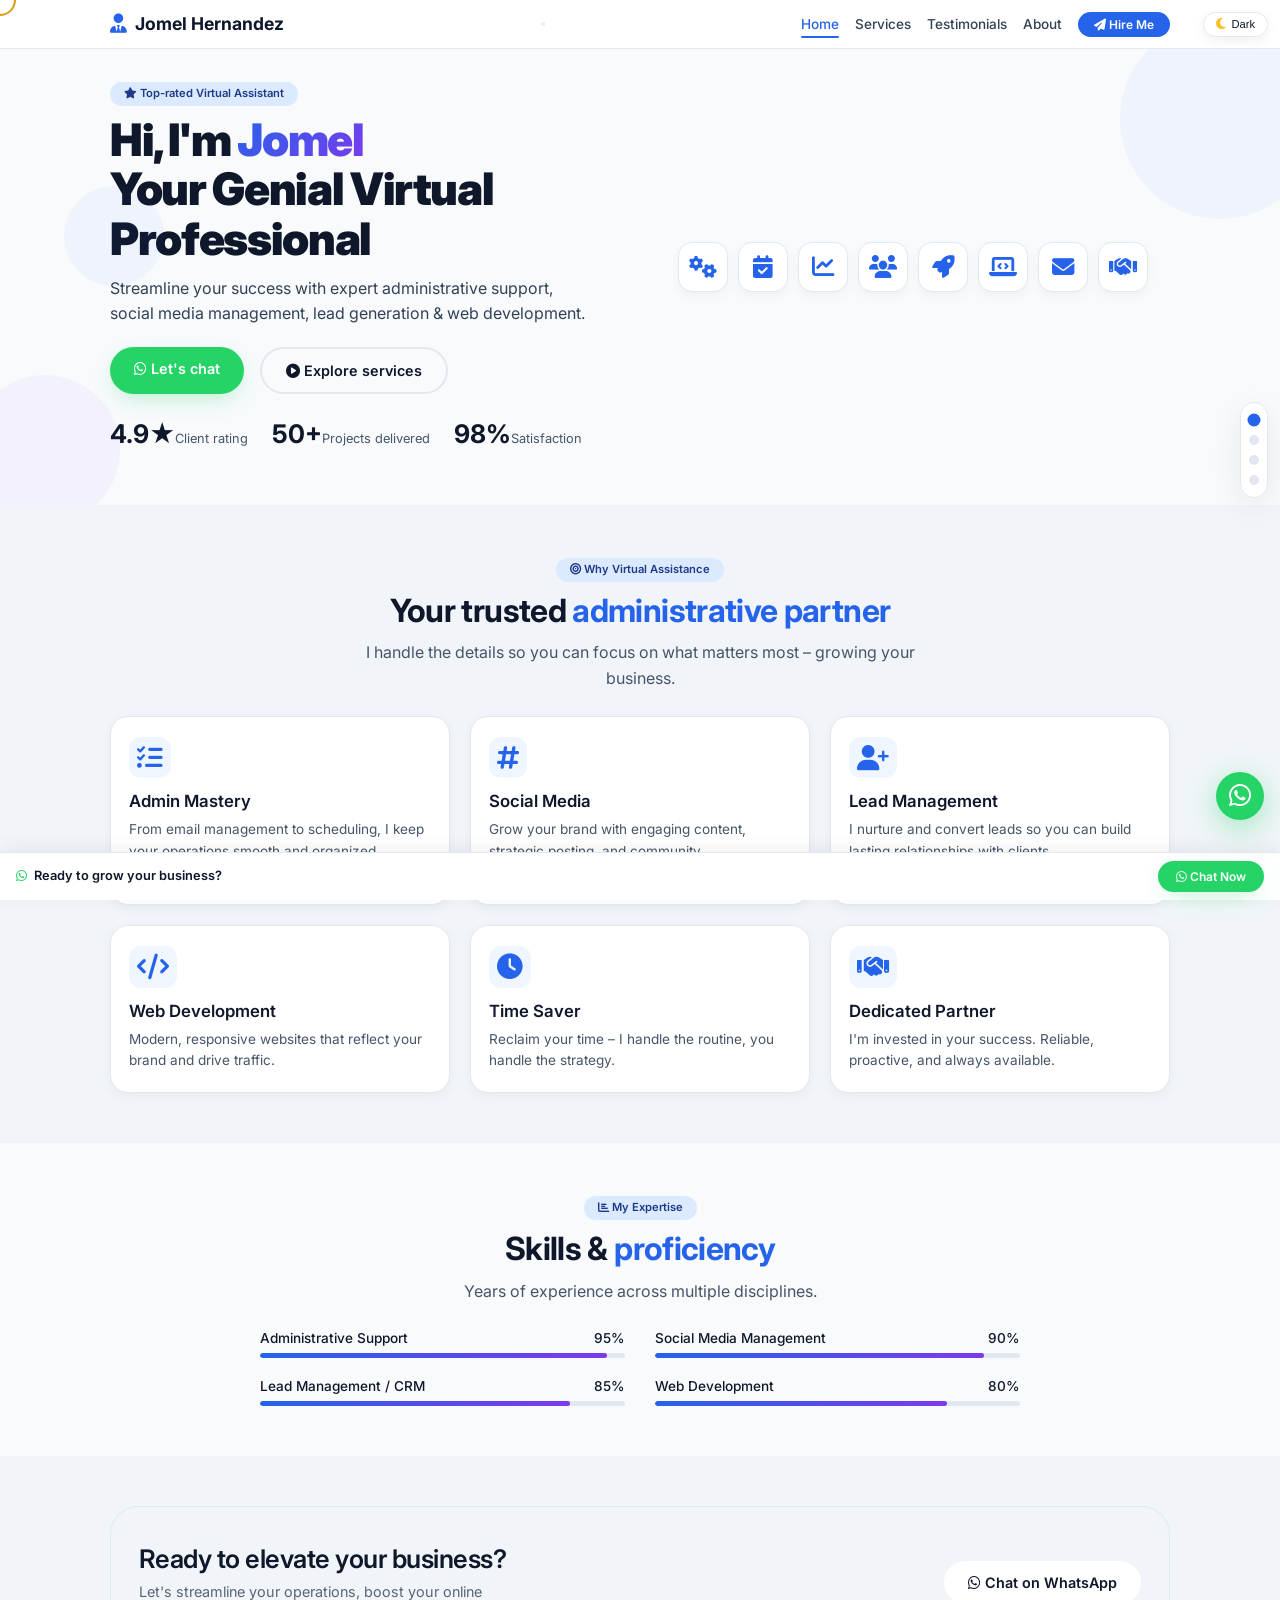
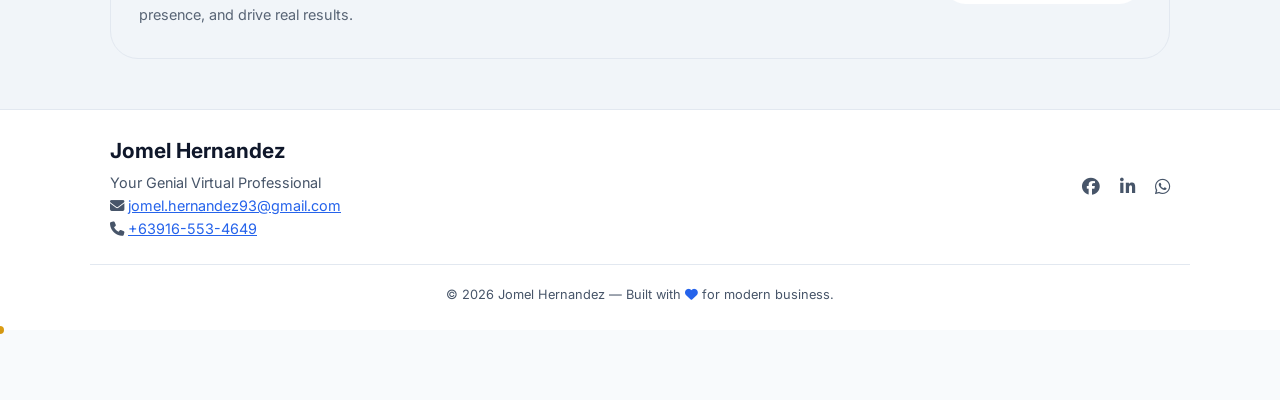
<file: index.html>
<!DOCTYPE html>
<html lang="en">
<head>
  <meta charset="UTF-8">
  <meta name="viewport" content="width=device-width, initial-scale=1.0">
  <title>Jomel Hernandez | Virtual Professional</title>
  
  <meta name="description" content="Jomel Hernandez is your Genial Virtual Professional. Expert VAA services: admin support, social media, lead management, and web development.">
  <meta name="keywords" content="virtual assistant, administrative support, VAA, social media management, lead management, web development">
  <meta property="og:title" content="Jomel Hernandez | Your Genial Virtual Professional">
  <meta property="og:type" content="website">
  <meta property="og:url" content="https://yourusername.github.io">
  <meta property="og:description" content="Your Trusted Virtual Administrative Assistant - Streamlining Your Success">
  <meta name="theme-color" content="#0f172a">
  
  <link rel="preconnect" href="https://fonts.googleapis.com">
  <link rel="preconnect" href="https://fonts.gstatic.com" crossorigin>
  <link href="https://fonts.googleapis.com/css2?family=Inter:wght@300;400;500;600;700;800;900&display=swap" rel="stylesheet">
  <link rel="stylesheet" href="https://cdnjs.cloudflare.com/ajax/libs/font-awesome/6.5.0/css/all.min.css">
  <link rel="stylesheet" href="css/style.css">
</head>
<body>

<!-- ===== NAVIGATION (FULLY WORKING) ===== -->
<nav class="navbar">
  <div class="container nav-flex">
    <a href="index.html" class="logo"><i class="fas fa-user-tie"></i> Jomel Hernandez</a>
    
    <button class="hamburger" id="hamburger" aria-label="Toggle menu">
      <span></span><span></span><span></span>
    </button>
    
    <ul class="nav-links" id="navLinks">
      <li><a href="index.html" class="active">Home</a></li>
      <li><a href="services.html">Services</a></li>
      <li><a href="testimonials.html">Testimonials</a></li>
      <li><a href="about.html">About</a></li>
      <li><a href="contact.html" class="btn-small"><i class="fas fa-paper-plane"></i> Hire Me</a></li>
    </ul>
  </div>
</nav>

<!-- ===== DARK MODE TOGGLE ===== -->
<button class="dark-toggle" id="darkToggle" aria-label="Toggle dark mode">
  <i class="fas fa-moon" id="darkIcon"></i>
  <span id="darkLabel">Dark</span>
</button>

<!-- ===== WHATSAPP FLOATING BUTTON ===== -->
<a href="https://wa.me/639165534649" target="_blank" class="whatsapp-float" aria-label="Chat on WhatsApp">
  <i class="fab fa-whatsapp"></i>
  <span class="tooltip">Chat with me!</span>
</a>

<!-- ===== BACK TO TOP ===== -->
<a href="#home" class="back-to-top" id="backToTop">
  <i class="fas fa-chevron-up"></i>
</a>

<!-- ===== STICKY CTA BAR ===== -->
<div class="sticky-cta" id="stickyCta">
  <span class="cta-text"><i class="fab fa-whatsapp"></i> Ready to grow your business?</span>
  <a href="https://wa.me/639165534649" target="_blank" class="btn-primary btn-whatsapp"><i class="fab fa-whatsapp"></i> Chat Now</a>
</div>

<!-- ===== FLOATING NAV ===== -->
<nav class="floating-nav" id="floatingNav">
  <a href="#home" data-section="home"><span class="tooltip">Home</span></a>
  <a href="#why" data-section="why"><span class="tooltip">Why Me</span></a>
  <a href="#skills" data-section="skills"><span class="tooltip">Skills</span></a>
  <a href="#contact-preview" data-section="contact-preview"><span class="tooltip">Contact</span></a>
</nav>

<!-- ============================================================ -->
<!-- HERO SECTION -->
<!-- ============================================================ -->
<section id="home" class="hero-section">
  <div class="parallax-bg"><div class="shape"></div><div class="shape"></div><div class="shape"></div></div>
  <div class="container hero">
    <div class="hero-grid">
      <div>
        <div class="badge"><i class="fas fa-star"></i> Top-rated Virtual Assistant</div>
        <h1>Hi, I'm <span>Jomel</span><br>Your Genial Virtual Professional</h1>
        <p>Streamline your success with expert administrative support, social media management, lead generation &amp; web development.</p>
        <div style="display: flex; gap: 16px; flex-wrap: wrap;">
          <a href="https://wa.me/639165534649" target="_blank" class="btn-primary btn-whatsapp"><i class="fab fa-whatsapp"></i> Let's chat</a>
          <a href="services.html" class="btn-primary btn-outline"><i class="fas fa-play-circle"></i> Explore services</a>
        </div>
        <div class="hero-stats">
          <div class="stat-item"><span class="stat-number">4.9★</span><span class="stat-label">Client rating</span></div>
          <div class="stat-item"><span class="stat-number">50+</span><span class="stat-label">Projects delivered</span></div>
          <div class="stat-item"><span class="stat-number">98%</span><span class="stat-label">Satisfaction</span></div>
        </div>
      </div>
      <div class="hero-icons">
        <div class="icon-box"><i class="fas fa-cogs"></i></div>
        <div class="icon-box"><i class="fas fa-calendar-check"></i></div>
        <div class="icon-box"><i class="fas fa-chart-line"></i></div>
        <div class="icon-box"><i class="fas fa-users"></i></div>
        <div class="icon-box"><i class="fas fa-rocket"></i></div>
        <div class="icon-box"><i class="fas fa-laptop-code"></i></div>
        <div class="icon-box"><i class="fas fa-envelope"></i></div>
        <div class="icon-box"><i class="fas fa-handshake"></i></div>
      </div>
    </div>
  </div>
</section>

<!-- ============================================================ -->
<!-- WHY ME SECTION -->
<!-- ============================================================ -->
<section id="why">
  <div class="container text-center fade-in">
    <span class="badge"><i class="fas fa-bullseye"></i> Why Virtual Assistance</span>
    <h2 class="section-title">Your trusted <span>administrative partner</span></h2>
    <p class="section-sub">I handle the details so you can focus on what matters most – growing your business.</p>
  </div>
  <div class="container features-grid">
    <div class="card fade-in"><i class="fas fa-tasks"></i><h3>Admin Mastery</h3><p>From email management to scheduling, I keep your operations smooth and organized.</p></div>
    <div class="card fade-in"><i class="fas fa-hashtag"></i><h3>Social Media</h3><p>Grow your brand with engaging content, strategic posting, and community management.</p></div>
    <div class="card fade-in"><i class="fas fa-user-plus"></i><h3>Lead Management</h3><p>I nurture and convert leads so you can build lasting relationships with clients.</p></div>
    <div class="card fade-in"><i class="fas fa-code"></i><h3>Web Development</h3><p>Modern, responsive websites that reflect your brand and drive traffic.</p></div>
    <div class="card fade-in"><i class="fas fa-clock"></i><h3>Time Saver</h3><p>Reclaim your time – I handle the routine, you handle the strategy.</p></div>
    <div class="card fade-in"><i class="fas fa-handshake"></i><h3>Dedicated Partner</h3><p>I'm invested in your success. Reliable, proactive, and always available.</p></div>
  </div>
</section>

<!-- ============================================================ -->
<!-- SKILLS SECTION -->
<!-- ============================================================ -->
<section id="skills">
  <div class="container text-center fade-in">
    <span class="badge"><i class="fas fa-chart-bar"></i> My Expertise</span>
    <h2 class="section-title">Skills &amp; <span>proficiency</span></h2>
    <p class="section-sub">Years of experience across multiple disciplines.</p>
  </div>
  <div class="container skills-grid">
    <div class="skill-item fade-in"><div class="skill-label"><span>Administrative Support</span><span>95%</span></div><div class="skill-bar"><div class="fill" style="--target: 95%;"></div></div></div>
    <div class="skill-item fade-in"><div class="skill-label"><span>Social Media Management</span><span>90%</span></div><div class="skill-bar"><div class="fill" style="--target: 90%;"></div></div></div>
    <div class="skill-item fade-in"><div class="skill-label"><span>Lead Management / CRM</span><span>85%</span></div><div class="skill-bar"><div class="fill" style="--target: 85%;"></div></div></div>
    <div class="skill-item fade-in"><div class="skill-label"><span>Web Development</span><span>80%</span></div><div class="skill-bar"><div class="fill" style="--target: 80%;"></div></div></div>
  </div>
</section>

<!-- ============================================================ -->
<!-- CTA SECTION -->
<!-- ============================================================ -->
<section id="contact-preview">
  <div class="container fade-in">
    <div class="cta-box">
      <div><h2>Ready to elevate your business?</h2><p>Let's streamline your operations, boost your online presence, and drive real results.</p></div>
      <div><a href="https://wa.me/639165534649" target="_blank" class="btn-primary btn-whatsapp"><i class="fab fa-whatsapp"></i> Chat on WhatsApp</a></div>
    </div>
  </div>
</section>

<!-- ============================================================ -->
<!-- FOOTER -->
<!-- ============================================================ -->
<footer>
  <div class="container footer-flex">
    <div>
      <span style="font-weight: 700; font-size: 1.3rem;">Jomel Hernandez</span>
      <p style="color: var(--text-muted); font-size: 0.9rem; margin-top: 4px;">Your Genial Virtual Professional</p>
      <p style="color: var(--text-muted); font-size: 0.9rem;"><i class="fas fa-envelope"></i> <a href="mailto:jomel.hernandez93@gmail.com" style="color: #2563eb;">jomel.hernandez93@gmail.com</a></p>
      <p style="color: var(--text-muted); font-size: 0.9rem;"><i class="fas fa-phone"></i> <a href="tel:+639165534649" style="color: #2563eb;">+63916-553-4649</a></p>
    </div>
    <div class="footer-social">
      <a href="https://www.facebook.com/jomel.hernandezVA/" target="_blank" aria-label="Facebook"><i class="fab fa-facebook"></i></a>
      <a href="https://www.linkedin.com/in/jomel-hernandez-79330814a/" target="_blank" aria-label="LinkedIn"><i class="fab fa-linkedin-in"></i></a>
      <a href="https://wa.me/639165534649" target="_blank" aria-label="WhatsApp"><i class="fab fa-whatsapp"></i></a>
    </div>
  </div>
  <div class="container" style="border-top: 1px solid var(--border-color); margin-top: 24px; padding-top: 20px; text-align: center; color: var(--text-muted); font-size: 0.8rem;">
    © 2026 Jomel Hernandez — Built with <i class="fas fa-heart" style="color: #2563eb;"></i> for modern business.
  </div>
</footer>

<script src="js/main.js"></script>
</body>
</html>
</file>
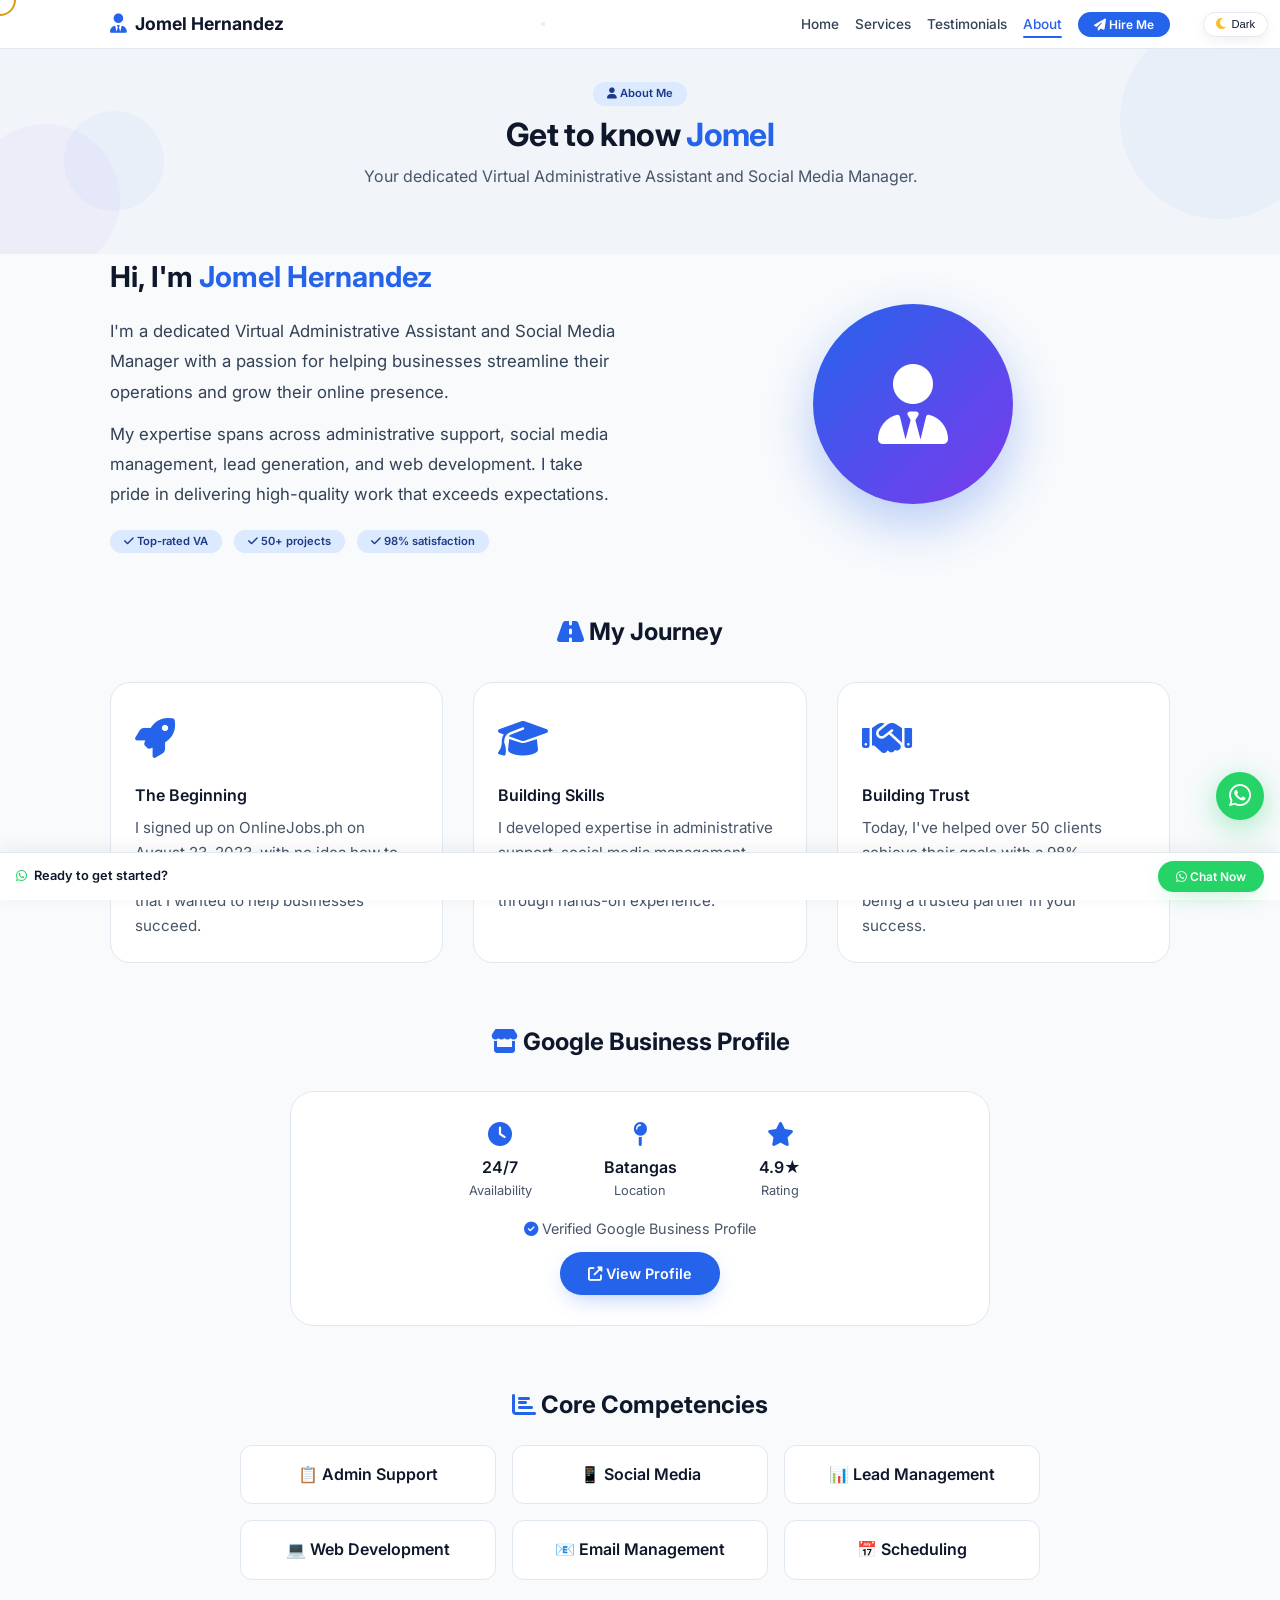
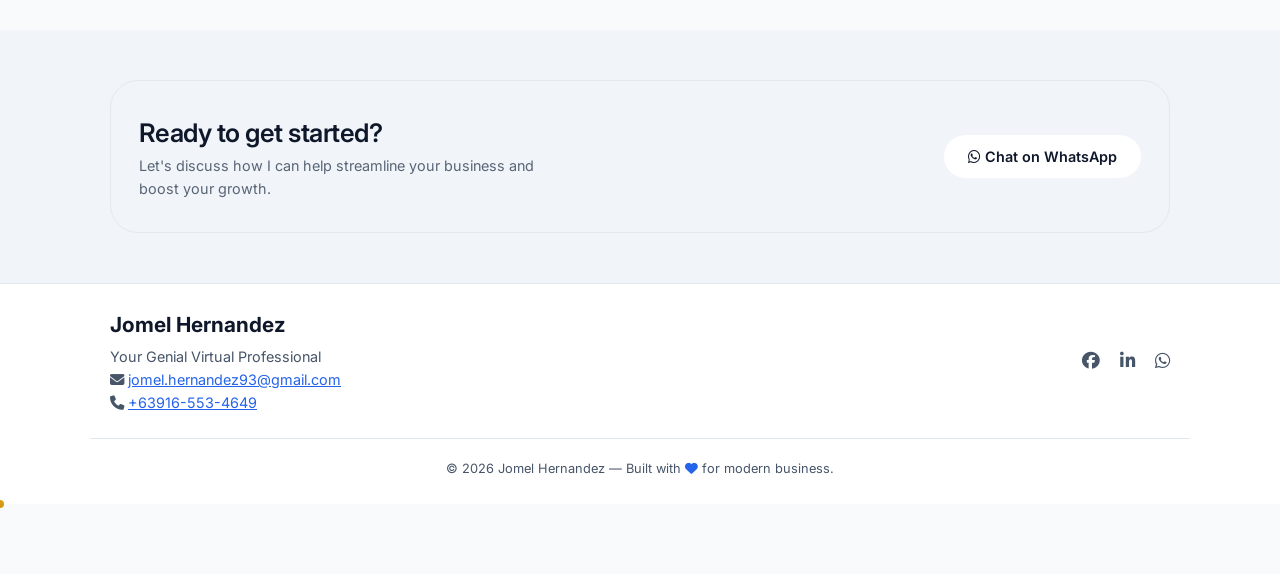
<file: about.html>
<!DOCTYPE html>
<html lang="en">
<head>
  <meta charset="UTF-8">
  <meta name="viewport" content="width=device-width, initial-scale=1.0">
  <title>About | Jomel Hernandez | Virtual Professional</title>
  
  <!-- SEO Meta -->
  <meta name="description" content="Learn about Jomel Hernandez, a dedicated Virtual Administrative Assistant and Social Media Manager. Discover his journey, skills, and how he can help your business.">
  <meta name="keywords" content="about Jomel Hernandez, virtual assistant background, VAA story, administrative assistant, social media manager">
  <meta property="og:title" content="About | Jomel Hernandez | Virtual Professional">
  <meta property="og:type" content="website">
  <meta property="og:url" content="https://yourusername.github.io/about.html">
  <meta property="og:description" content="Learn about Jomel Hernandez and his journey as a Virtual Professional.">
  <meta name="theme-color" content="#0f172a">
  
  <!-- Google Fonts & Icons -->
  <link rel="preconnect" href="https://fonts.googleapis.com">
  <link rel="preconnect" href="https://fonts.gstatic.com" crossorigin>
  <link href="https://fonts.googleapis.com/css2?family=Inter:wght@300;400;500;600;700;800;900&display=swap" rel="stylesheet">
  <link rel="stylesheet" href="https://cdnjs.cloudflare.com/ajax/libs/font-awesome/6.5.0/css/all.min.css">
  
  <!-- Shared Styles -->
  <link rel="stylesheet" href="css/style.css">
</head>
<body>

<!-- ===== DARK MODE TOGGLE ===== -->
<button class="dark-toggle" id="darkToggle" aria-label="Toggle dark mode">
  <i class="fas fa-moon" id="darkIcon"></i>
  <span id="darkLabel">Dark</span>
</button>

<!-- ===== NAVIGATION ===== -->
<nav class="navbar">
  <div class="container nav-flex">
    <a href="index.html" class="logo"><i class="fas fa-user-tie"></i> Jomel Hernandez</a>
    <button class="hamburger" id="hamburger" aria-label="Toggle menu">
      <span></span><span></span><span></span>
    </button>
    <ul class="nav-links" id="navLinks">
      <li><a href="index.html">Home</a></li>
      <li><a href="services.html">Services</a></li>
      <li><a href="testimonials.html">Testimonials</a></li>
      <li><a href="about.html" class="active">About</a></li>
      <li><a href="contact.html" class="btn-small"><i class="fas fa-paper-plane"></i> Hire Me</a></li>
    </ul>
  </div>
</nav>

<!-- ===== WHATSAPP FLOATING BUTTON ===== -->
<a href="https://wa.me/639165534649" target="_blank" class="whatsapp-float" aria-label="Chat on WhatsApp">
  <i class="fab fa-whatsapp"></i>
  <span class="tooltip">Chat with me!</span>
</a>

<!-- ===== BACK TO TOP ===== -->
<a href="#top" class="back-to-top" id="backToTop">
  <i class="fas fa-chevron-up"></i>
</a>

<!-- ===== STICKY CTA BAR ===== -->
<div class="sticky-cta" id="stickyCta">
  <span class="cta-text">
    <i class="fab fa-whatsapp"></i> Ready to get started?
  </span>
  <a href="https://wa.me/639165534649" target="_blank" class="btn-primary btn-whatsapp">
    <i class="fab fa-whatsapp"></i> Chat Now
  </a>
</div>

<!-- ============================================================ -->
<!-- ABOUT HERO -->
<!-- ============================================================ -->
<section id="top" class="page-hero">
  <div class="parallax-bg">
    <div class="shape"></div>
    <div class="shape"></div>
    <div class="shape"></div>
  </div>
  <div class="container text-center section-content">
    <span class="badge"><i class="fas fa-user"></i> About Me</span>
    <h1 class="section-title">Get to know <span>Jomel</span></h1>
    <p class="section-sub" style="max-width: 700px;">Your dedicated Virtual Administrative Assistant and Social Media Manager.</p>
  </div>
</section>

<!-- ============================================================ -->
<!-- ABOUT CONTENT -->
<!-- ============================================================ -->
<section id="about-content" style="padding-top: 0;">
  <div class="container">
    
    <!-- Bio Section -->
    <div class="about-grid fade-in">
      <div>
        <h2 style="font-size: 1.8rem; font-weight: 700; color: var(--text-primary); margin-bottom: 16px;">
          Hi, I'm <span style="color: #2563eb;">Jomel Hernandez</span>
        </h2>
        <p style="color: var(--text-secondary); font-size: 1.05rem; line-height: 1.8;">
          I'm a dedicated Virtual Administrative Assistant and Social Media Manager with a passion for helping businesses streamline their operations and grow their online presence.
        </p>
        <p style="color: var(--text-secondary); font-size: 1.05rem; line-height: 1.8; margin-top: 12px;">
          My expertise spans across administrative support, social media management, lead generation, and web development. I take pride in delivering high-quality work that exceeds expectations.
        </p>
        <div style="display: flex; gap: 12px; flex-wrap: wrap; margin-top: 20px;">
          <span class="badge" style="margin-bottom: 0;"><i class="fas fa-check"></i> Top-rated VA</span>
          <span class="badge" style="margin-bottom: 0;"><i class="fas fa-check"></i> 50+ projects</span>
          <span class="badge" style="margin-bottom: 0;"><i class="fas fa-check"></i> 98% satisfaction</span>
        </div>
      </div>
      <div style="display: flex; justify-content: center; align-items: center;">
        <div style="background: linear-gradient(135deg, #2563eb, #7c3aed); width: 200px; height: 200px; border-radius: 50%; display: flex; align-items: center; justify-content: center; font-size: 5rem; color: white; box-shadow: 0 20px 50px rgba(37, 99, 235, 0.3);">
          <i class="fas fa-user-tie"></i>
        </div>
      </div>
    </div>

    <!-- My Journey -->
    <div class="journey-section fade-in" style="margin-top: 60px;">
      <h3 style="font-size: 1.5rem; font-weight: 700; color: var(--text-primary); text-align: center; margin-bottom: 30px;">
        <i class="fas fa-road" style="color: #2563eb;"></i> My Journey
      </h3>
      <div style="display: grid; grid-template-columns: repeat(auto-fit, minmax(280px, 1fr)); gap: 30px;">
        <div style="background: var(--bg-white); padding: 24px; border-radius: 20px; border: 1px solid var(--border-color);">
          <div style="font-size: 2.5rem; color: #2563eb; margin-bottom: 12px;"><i class="fas fa-rocket"></i></div>
          <h4 style="font-weight: 600; color: var(--text-primary);">The Beginning</h4>
          <p style="color: var(--text-muted); font-size: 0.95rem; margin-top: 8px;">I signed up on OnlineJobs.ph on August 23, 2023, with no idea how to apply or where to begin. All I knew was that I wanted to help businesses succeed.</p>
        </div>
        <div style="background: var(--bg-white); padding: 24px; border-radius: 20px; border: 1px solid var(--border-color);">
          <div style="font-size: 2.5rem; color: #2563eb; margin-bottom: 12px;"><i class="fas fa-graduation-cap"></i></div>
          <h4 style="font-weight: 600; color: var(--text-primary);">Building Skills</h4>
          <p style="color: var(--text-muted); font-size: 0.95rem; margin-top: 8px;">I developed expertise in administrative support, social media management, lead generation, and web development through hands-on experience.</p>
        </div>
        <div style="background: var(--bg-white); padding: 24px; border-radius: 20px; border: 1px solid var(--border-color);">
          <div style="font-size: 2.5rem; color: #2563eb; margin-bottom: 12px;"><i class="fas fa-handshake"></i></div>
          <h4 style="font-weight: 600; color: var(--text-primary);">Building Trust</h4>
          <p style="color: var(--text-muted); font-size: 0.95rem; margin-top: 8px;">Today, I've helped over 50 clients achieve their goals with a 98% satisfaction rate. I'm committed to being a trusted partner in your success.</p>
        </div>
      </div>
    </div>

    <!-- GMB Profile Info -->
    <div class="gmb-section fade-in" style="margin-top: 60px;">
      <h3 style="font-size: 1.5rem; font-weight: 700; color: var(--text-primary); text-align: center; margin-bottom: 30px;">
        <i class="fas fa-store" style="color: #2563eb;"></i> Google Business Profile
      </h3>
      <div style="background: var(--bg-white); border-radius: 24px; padding: 30px; max-width: 700px; margin: 0 auto; border: 1px solid var(--border-color);">
        <div style="display: flex; gap: 20px; flex-wrap: wrap; justify-content: center;">
          <div style="text-align: center; min-width: 120px;">
            <i class="fas fa-clock" style="font-size: 1.5rem; color: #2563eb;"></i>
            <p style="font-weight: 600; color: var(--text-primary); margin-top: 4px;">24/7</p>
            <p style="color: var(--text-muted); font-size: 0.8rem;">Availability</p>
          </div>
          <div style="text-align: center; min-width: 120px;">
            <i class="fas fa-map-pin" style="font-size: 1.5rem; color: #2563eb;"></i>
            <p style="font-weight: 600; color: var(--text-primary); margin-top: 4px;">Batangas</p>
            <p style="color: var(--text-muted); font-size: 0.8rem;">Location</p>
          </div>
          <div style="text-align: center; min-width: 120px;">
            <i class="fas fa-star" style="font-size: 1.5rem; color: #2563eb;"></i>
            <p style="font-weight: 600; color: var(--text-primary); margin-top: 4px;">4.9★</p>
            <p style="color: var(--text-muted); font-size: 0.8rem;">Rating</p>
          </div>
        </div>
        <div style="text-align: center; margin-top: 16px;">
          <p style="color: var(--text-muted); font-size: 0.9rem;">
            <i class="fas fa-check-circle" style="color: #2563eb;"></i> Verified Google Business Profile
          </p>
          <a href="#" target="_blank" class="btn-primary" style="margin-top: 12px; padding: 10px 28px; font-size: 0.9rem;">
            <i class="fas fa-external-link-alt"></i> View Profile
          </a>
        </div>
      </div>
    </div>

    <!-- Skills Summary -->
    <div class="skills-summary fade-in" style="margin-top: 60px;">
      <h3 style="font-size: 1.5rem; font-weight: 700; color: var(--text-primary); text-align: center; margin-bottom: 20px;">
        <i class="fas fa-chart-bar" style="color: #2563eb;"></i> Core Competencies
      </h3>
      <div style="display: grid; grid-template-columns: repeat(auto-fit, minmax(200px, 1fr)); gap: 16px; max-width: 800px; margin: 0 auto;">
        <div style="background: var(--bg-white); padding: 16px 20px; border-radius: 12px; border: 1px solid var(--border-color); text-align: center;">
          <span style="font-weight: 600; color: var(--text-primary);">📋 Admin Support</span>
        </div>
        <div style="background: var(--bg-white); padding: 16px 20px; border-radius: 12px; border: 1px solid var(--border-color); text-align: center;">
          <span style="font-weight: 600; color: var(--text-primary);">📱 Social Media</span>
        </div>
        <div style="background: var(--bg-white); padding: 16px 20px; border-radius: 12px; border: 1px solid var(--border-color); text-align: center;">
          <span style="font-weight: 600; color: var(--text-primary);">📊 Lead Management</span>
        </div>
        <div style="background: var(--bg-white); padding: 16px 20px; border-radius: 12px; border: 1px solid var(--border-color); text-align: center;">
          <span style="font-weight: 600; color: var(--text-primary);">💻 Web Development</span>
        </div>
        <div style="background: var(--bg-white); padding: 16px 20px; border-radius: 12px; border: 1px solid var(--border-color); text-align: center;">
          <span style="font-weight: 600; color: var(--text-primary);">📧 Email Management</span>
        </div>
        <div style="background: var(--bg-white); padding: 16px 20px; border-radius: 12px; border: 1px solid var(--border-color); text-align: center;">
          <span style="font-weight: 600; color: var(--text-primary);">📅 Scheduling</span>
        </div>
      </div>
    </div>

  </div>
</section>

<!-- ============================================================ -->
<!-- CTA SECTION -->
<!-- ============================================================ -->
<section id="contact-cta">
  <div class="container fade-in">
    <div class="cta-box">
      <div>
        <h2>Ready to get started?</h2>
        <p>Let's discuss how I can help streamline your business and boost your growth.</p>
      </div>
      <div>
        <a href="https://wa.me/639165534649" target="_blank" class="btn-primary btn-whatsapp"><i class="fab fa-whatsapp"></i> Chat on WhatsApp</a>
      </div>
    </div>
  </div>
</section>

<!-- ============================================================ -->
<!-- FOOTER -->
<!-- ============================================================ -->
<footer>
  <div class="container footer-flex">
    <div>
      <span style="font-weight: 700; font-size: 1.3rem;">Jomel Hernandez</span>
      <p style="color: var(--text-muted); font-size: 0.9rem; margin-top: 4px;">Your Genial Virtual Professional</p>
      <p style="color: var(--text-muted); font-size: 0.9rem;"><i class="fas fa-envelope"></i> <a href="mailto:jomel.hernandez93@gmail.com" style="color: #2563eb;">jomel.hernandez93@gmail.com</a></p>
      <p style="color: var(--text-muted); font-size: 0.9rem;"><i class="fas fa-phone"></i> <a href="tel:+639165534649" style="color: #2563eb;">+63916-553-4649</a></p>
    </div>
    <div class="footer-social">
      <a href="https://www.facebook.com/jomel.hernandezVA/" target="_blank" aria-label="Facebook"><i class="fab fa-facebook"></i></a>
      <a href="https://www.linkedin.com/in/jomel-hernandez-79330814a/" target="_blank" aria-label="LinkedIn"><i class="fab fa-linkedin-in"></i></a>
      <a href="https://wa.me/639165534649" target="_blank" aria-label="WhatsApp"><i class="fab fa-whatsapp"></i></a>
    </div>
  </div>
  <div class="container" style="border-top: 1px solid var(--border-color); margin-top: 24px; padding-top: 20px; text-align: center; color: var(--text-muted); font-size: 0.8rem;">
    © 2026 Jomel Hernandez — Built with <i class="fas fa-heart" style="color: #2563eb;"></i> for modern business.
  </div>
</footer>

<!-- Shared JavaScript -->
<script src="js/main.js"></script>
</body>
</html>
</file>
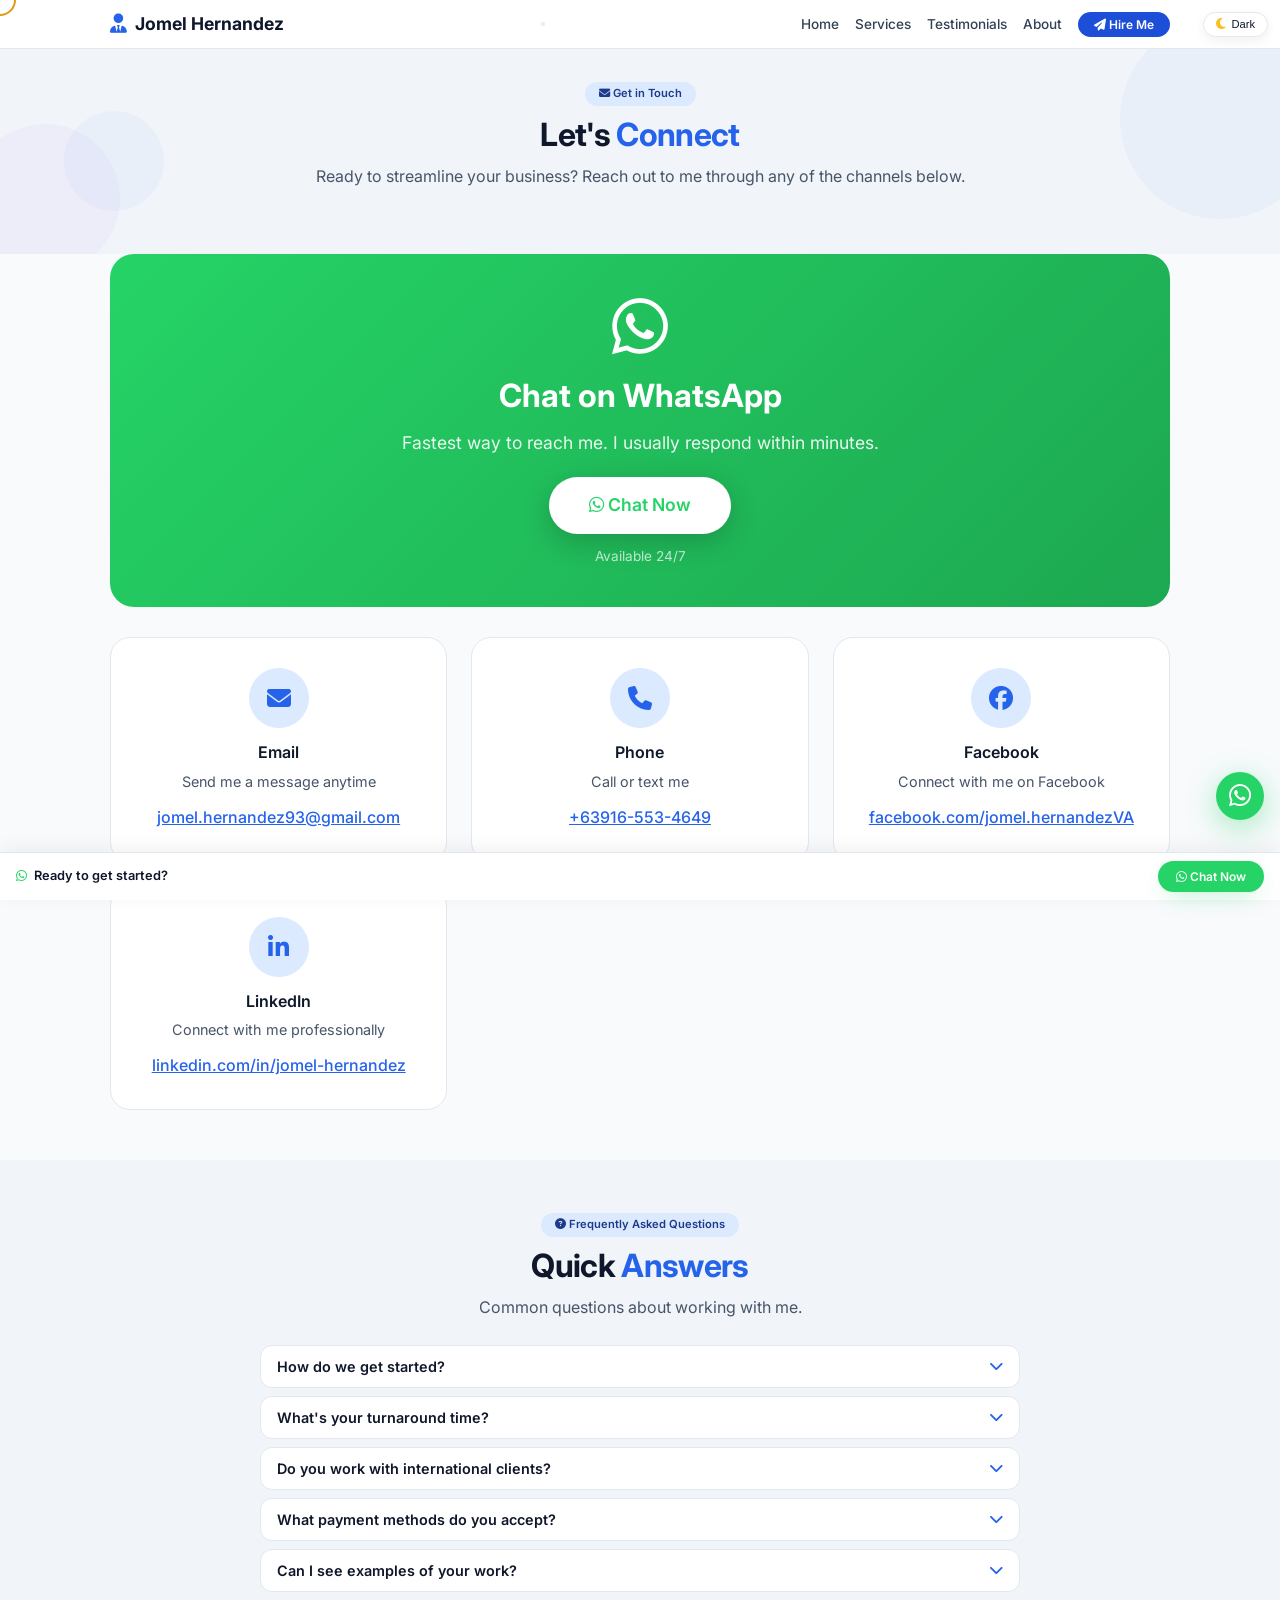
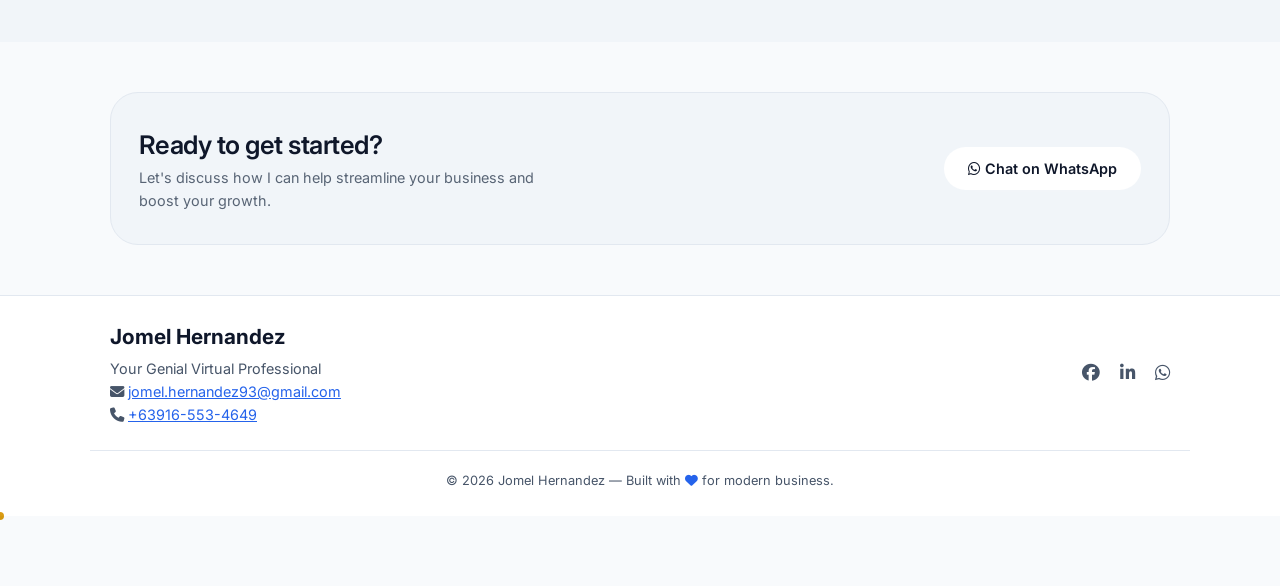
<file: contact.html>
<!DOCTYPE html>
<html lang="en">
<head>
  <meta charset="UTF-8">
  <meta name="viewport" content="width=device-width, initial-scale=1.0">
  <title>Contact | Jomel Hernandez | Virtual Professional</title>
  
  <!-- SEO Meta -->
  <meta name="description" content="Contact Jomel Hernandez, your Virtual Administrative Assistant. Reach out via WhatsApp, email, or phone to get started.">
  <meta name="keywords" content="contact virtual assistant, hire VAA, WhatsApp, email, phone, Jomel Hernandez">
  <meta property="og:title" content="Contact | Jomel Hernandez | Virtual Professional">
  <meta property="og:type" content="website">
  <meta property="og:url" content="https://yourusername.github.io/contact.html">
  <meta property="og:description" content="Get in touch with Jomel Hernandez to streamline your business.">
  <meta name="theme-color" content="#0f172a">
  
  <!-- Google Fonts & Icons -->
  <link rel="preconnect" href="https://fonts.googleapis.com">
  <link rel="preconnect" href="https://fonts.gstatic.com" crossorigin>
  <link href="https://fonts.googleapis.com/css2?family=Inter:wght@300;400;500;600;700;800;900&display=swap" rel="stylesheet">
  <link rel="stylesheet" href="https://cdnjs.cloudflare.com/ajax/libs/font-awesome/6.5.0/css/all.min.css">
  
  <!-- Shared Styles -->
  <link rel="stylesheet" href="css/style.css">
</head>
<body>

<!-- ===== DARK MODE TOGGLE ===== -->
<button class="dark-toggle" id="darkToggle" aria-label="Toggle dark mode">
  <i class="fas fa-moon" id="darkIcon"></i>
  <span id="darkLabel">Dark</span>
</button>

<!-- ===== NAVIGATION ===== -->
<nav class="navbar">
  <div class="container nav-flex">
    <a href="index.html" class="logo"><i class="fas fa-user-tie"></i> Jomel Hernandez</a>
    <button class="hamburger" id="hamburger" aria-label="Toggle menu">
      <span></span><span></span><span></span>
    </button>
    <ul class="nav-links" id="navLinks">
      <li><a href="index.html">Home</a></li>
      <li><a href="services.html">Services</a></li>
      <li><a href="testimonials.html">Testimonials</a></li>
      <li><a href="about.html">About</a></li>
      <li><a href="contact.html" class="active btn-small"><i class="fas fa-paper-plane"></i> Hire Me</a></li>
    </ul>
  </div>
</nav>

<!-- ===== WHATSAPP FLOATING BUTTON ===== -->
<a href="https://wa.me/639165534649" target="_blank" class="whatsapp-float" aria-label="Chat on WhatsApp">
  <i class="fab fa-whatsapp"></i>
  <span class="tooltip">Chat with me!</span>
</a>

<!-- ===== BACK TO TOP ===== -->
<a href="#top" class="back-to-top" id="backToTop">
  <i class="fas fa-chevron-up"></i>
</a>

<!-- ===== STICKY CTA BAR ===== -->
<div class="sticky-cta" id="stickyCta">
  <span class="cta-text">
    <i class="fab fa-whatsapp"></i> Ready to get started?
  </span>
  <a href="https://wa.me/639165534649" target="_blank" class="btn-primary btn-whatsapp">
    <i class="fab fa-whatsapp"></i> Chat Now
  </a>
</div>

<!-- ============================================================ -->
<!-- CONTACT HERO -->
<!-- ============================================================ -->
<section id="top" class="page-hero">
  <div class="parallax-bg">
    <div class="shape"></div>
    <div class="shape"></div>
    <div class="shape"></div>
  </div>
  <div class="container text-center section-content">
    <span class="badge"><i class="fas fa-envelope"></i> Get in Touch</span>
    <h1 class="section-title">Let's <span>Connect</span></h1>
    <p class="section-sub" style="max-width: 700px;">Ready to streamline your business? Reach out to me through any of the channels below.</p>
  </div>
</section>

<!-- ============================================================ -->
<!-- CONTACT OPTIONS -->
<!-- ============================================================ -->
<section id="contact-options" style="padding-top: 0;">
  <div class="container">
    
    <!-- Primary CTA: WhatsApp -->
    <div class="contact-card whatsapp-card fade-in" style="background: linear-gradient(135deg, #25D366, #1da851); border-radius: 24px; padding: 40px; text-align: center; color: white; margin-bottom: 30px;">
      <i class="fab fa-whatsapp" style="font-size: 4rem; margin-bottom: 12px;"></i>
      <h2 style="font-size: 2rem; font-weight: 700;">Chat on WhatsApp</h2>
      <p style="opacity: 0.9; margin: 8px 0 20px; font-size: 1.1rem;">Fastest way to reach me. I usually respond within minutes.</p>
      <a href="https://wa.me/639165534649" target="_blank" class="btn-primary" style="background: white; color: #25D366; box-shadow: 0 8px 30px rgba(0,0,0,0.2); padding: 14px 40px; font-size: 1.1rem;">
        <i class="fab fa-whatsapp"></i> Chat Now
      </a>
      <p style="margin-top: 12px; opacity: 0.7; font-size: 0.85rem;">Available 24/7</p>
    </div>

    <!-- Contact Grid -->
    <div class="contact-grid" style="display: grid; grid-template-columns: repeat(auto-fit, minmax(250px, 1fr)); gap: 24px; margin-top: 30px;">
      
      <!-- Email -->
      <div class="contact-card fade-in" style="background: var(--bg-white); border-radius: 20px; padding: 30px; text-align: center; border: 1px solid var(--border-color);">
        <div style="background: #dbeafe; width: 60px; height: 60px; border-radius: 50%; display: flex; align-items: center; justify-content: center; margin: 0 auto 12px; font-size: 1.5rem; color: #2563eb;">
          <i class="fas fa-envelope"></i>
        </div>
        <h4 style="font-weight: 600; color: var(--text-primary);">Email</h4>
        <p style="color: var(--text-muted); font-size: 0.9rem; margin: 4px 0 12px;">Send me a message anytime</p>
        <a href="mailto:jomel.hernandez93@gmail.com" style="color: #2563eb; font-weight: 500; word-break: break-all;">jomel.hernandez93@gmail.com</a>
      </div>

      <!-- Phone -->
      <div class="contact-card fade-in" style="background: var(--bg-white); border-radius: 20px; padding: 30px; text-align: center; border: 1px solid var(--border-color);">
        <div style="background: #dbeafe; width: 60px; height: 60px; border-radius: 50%; display: flex; align-items: center; justify-content: center; margin: 0 auto 12px; font-size: 1.5rem; color: #2563eb;">
          <i class="fas fa-phone"></i>
        </div>
        <h4 style="font-weight: 600; color: var(--text-primary);">Phone</h4>
        <p style="color: var(--text-muted); font-size: 0.9rem; margin: 4px 0 12px;">Call or text me</p>
        <a href="tel:+639165534649" style="color: #2563eb; font-weight: 500;">+63916-553-4649</a>
      </div>

      <!-- Facebook -->
      <div class="contact-card fade-in" style="background: var(--bg-white); border-radius: 20px; padding: 30px; text-align: center; border: 1px solid var(--border-color);">
        <div style="background: #dbeafe; width: 60px; height: 60px; border-radius: 50%; display: flex; align-items: center; justify-content: center; margin: 0 auto 12px; font-size: 1.5rem; color: #2563eb;">
          <i class="fab fa-facebook"></i>
        </div>
        <h4 style="font-weight: 600; color: var(--text-primary);">Facebook</h4>
        <p style="color: var(--text-muted); font-size: 0.9rem; margin: 4px 0 12px;">Connect with me on Facebook</p>
        <a href="https://www.facebook.com/jomel.hernandezVA/" target="_blank" style="color: #2563eb; font-weight: 500;">facebook.com/jomel.hernandezVA</a>
      </div>

      <!-- LinkedIn -->
      <div class="contact-card fade-in" style="background: var(--bg-white); border-radius: 20px; padding: 30px; text-align: center; border: 1px solid var(--border-color);">
        <div style="background: #dbeafe; width: 60px; height: 60px; border-radius: 50%; display: flex; align-items: center; justify-content: center; margin: 0 auto 12px; font-size: 1.5rem; color: #2563eb;">
          <i class="fab fa-linkedin-in"></i>
        </div>
        <h4 style="font-weight: 600; color: var(--text-primary);">LinkedIn</h4>
        <p style="color: var(--text-muted); font-size: 0.9rem; margin: 4px 0 12px;">Connect with me professionally</p>
        <a href="https://www.linkedin.com/in/jomel-hernandez-79330814a/" target="_blank" style="color: #2563eb; font-weight: 500;">linkedin.com/in/jomel-hernandez</a>
      </div>

    </div>
  </div>
</section>

<!-- ============================================================ -->
<!-- FAQ SECTION (Contact Related) -->
<!-- ============================================================ -->
<section id="faq">
  <div class="container text-center fade-in">
    <span class="badge"><i class="fas fa-question-circle"></i> Frequently Asked Questions</span>
    <h2 class="section-title">Quick <span>Answers</span></h2>
    <p class="section-sub">Common questions about working with me.</p>
  </div>
  <div class="container faq-grid">
    
    <div class="faq-item fade-in">
      <button class="faq-question">
        <span>How do we get started?</span>
        <i class="fas fa-chevron-down"></i>
      </button>
      <div class="faq-answer">
        <p>Simply reach out via WhatsApp or email. We'll have a quick chat about your needs, and I'll propose a plan tailored to your business.</p>
      </div>
    </div>

    <div class="faq-item fade-in">
      <button class="faq-question">
        <span>What's your turnaround time?</span>
        <i class="fas fa-chevron-down"></i>
      </button>
      <div class="faq-answer">
        <p>I typically respond within minutes on WhatsApp. For projects, turnaround time depends on scope, but I always deliver on time or earlier.</p>
      </div>
    </div>

    <div class="faq-item fade-in">
      <button class="faq-question">
        <span>Do you work with international clients?</span>
        <i class="fas fa-chevron-down"></i>
      </button>
      <div class="faq-answer">
        <p>Yes! I work with clients from the US, UK, Australia, and many other countries. Time zones are never an issue.</p>
      </div>
    </div>

    <div class="faq-item fade-in">
      <button class="faq-question">
        <span>What payment methods do you accept?</span>
        <i class="fas fa-chevron-down"></i>
      </button>
      <div class="faq-answer">
        <p>I accept payments via Upwork, PayPal, Wise, and bank transfer. We'll agree on the best option for you.</p>
      </div>
    </div>

    <div class="faq-item fade-in">
      <button class="faq-question">
        <span>Can I see examples of your work?</span>
        <i class="fas fa-chevron-down"></i>
      </button>
      <div class="faq-answer">
        <p>Absolutely! I'll share relevant work samples during our initial consultation. You can also check my Upwork profile for client reviews.</p>
      </div>
    </div>

  </div>
</section>

<!-- ============================================================ -->
<!-- CTA SECTION -->
<!-- ============================================================ -->
<section id="contact-cta">
  <div class="container fade-in">
    <div class="cta-box">
      <div>
        <h2>Ready to get started?</h2>
        <p>Let's discuss how I can help streamline your business and boost your growth.</p>
      </div>
      <div>
        <a href="https://wa.me/639165534649" target="_blank" class="btn-primary btn-whatsapp"><i class="fab fa-whatsapp"></i> Chat on WhatsApp</a>
      </div>
    </div>
  </div>
</section>

<!-- ============================================================ -->
<!-- FOOTER -->
<!-- ============================================================ -->
<footer>
  <div class="container footer-flex">
    <div>
      <span style="font-weight: 700; font-size: 1.3rem;">Jomel Hernandez</span>
      <p style="color: var(--text-muted); font-size: 0.9rem; margin-top: 4px;">Your Genial Virtual Professional</p>
      <p style="color: var(--text-muted); font-size: 0.9rem;"><i class="fas fa-envelope"></i> <a href="mailto:jomel.hernandez93@gmail.com" style="color: #2563eb;">jomel.hernandez93@gmail.com</a></p>
      <p style="color: var(--text-muted); font-size: 0.9rem;"><i class="fas fa-phone"></i> <a href="tel:+639165534649" style="color: #2563eb;">+63916-553-4649</a></p>
    </div>
    <div class="footer-social">
      <a href="https://www.facebook.com/jomel.hernandezVA/" target="_blank" aria-label="Facebook"><i class="fab fa-facebook"></i></a>
      <a href="https://www.linkedin.com/in/jomel-hernandez-79330814a/" target="_blank" aria-label="LinkedIn"><i class="fab fa-linkedin-in"></i></a>
      <a href="https://wa.me/639165534649" target="_blank" aria-label="WhatsApp"><i class="fab fa-whatsapp"></i></a>
    </div>
  </div>
  <div class="container" style="border-top: 1px solid var(--border-color); margin-top: 24px; padding-top: 20px; text-align: center; color: var(--text-muted); font-size: 0.8rem;">
    © 2026 Jomel Hernandez — Built with <i class="fas fa-heart" style="color: #2563eb;"></i> for modern business.
  </div>
</footer>

<!-- Shared JavaScript -->
<script src="js/main.js"></script>
</body>
</html>
</file>
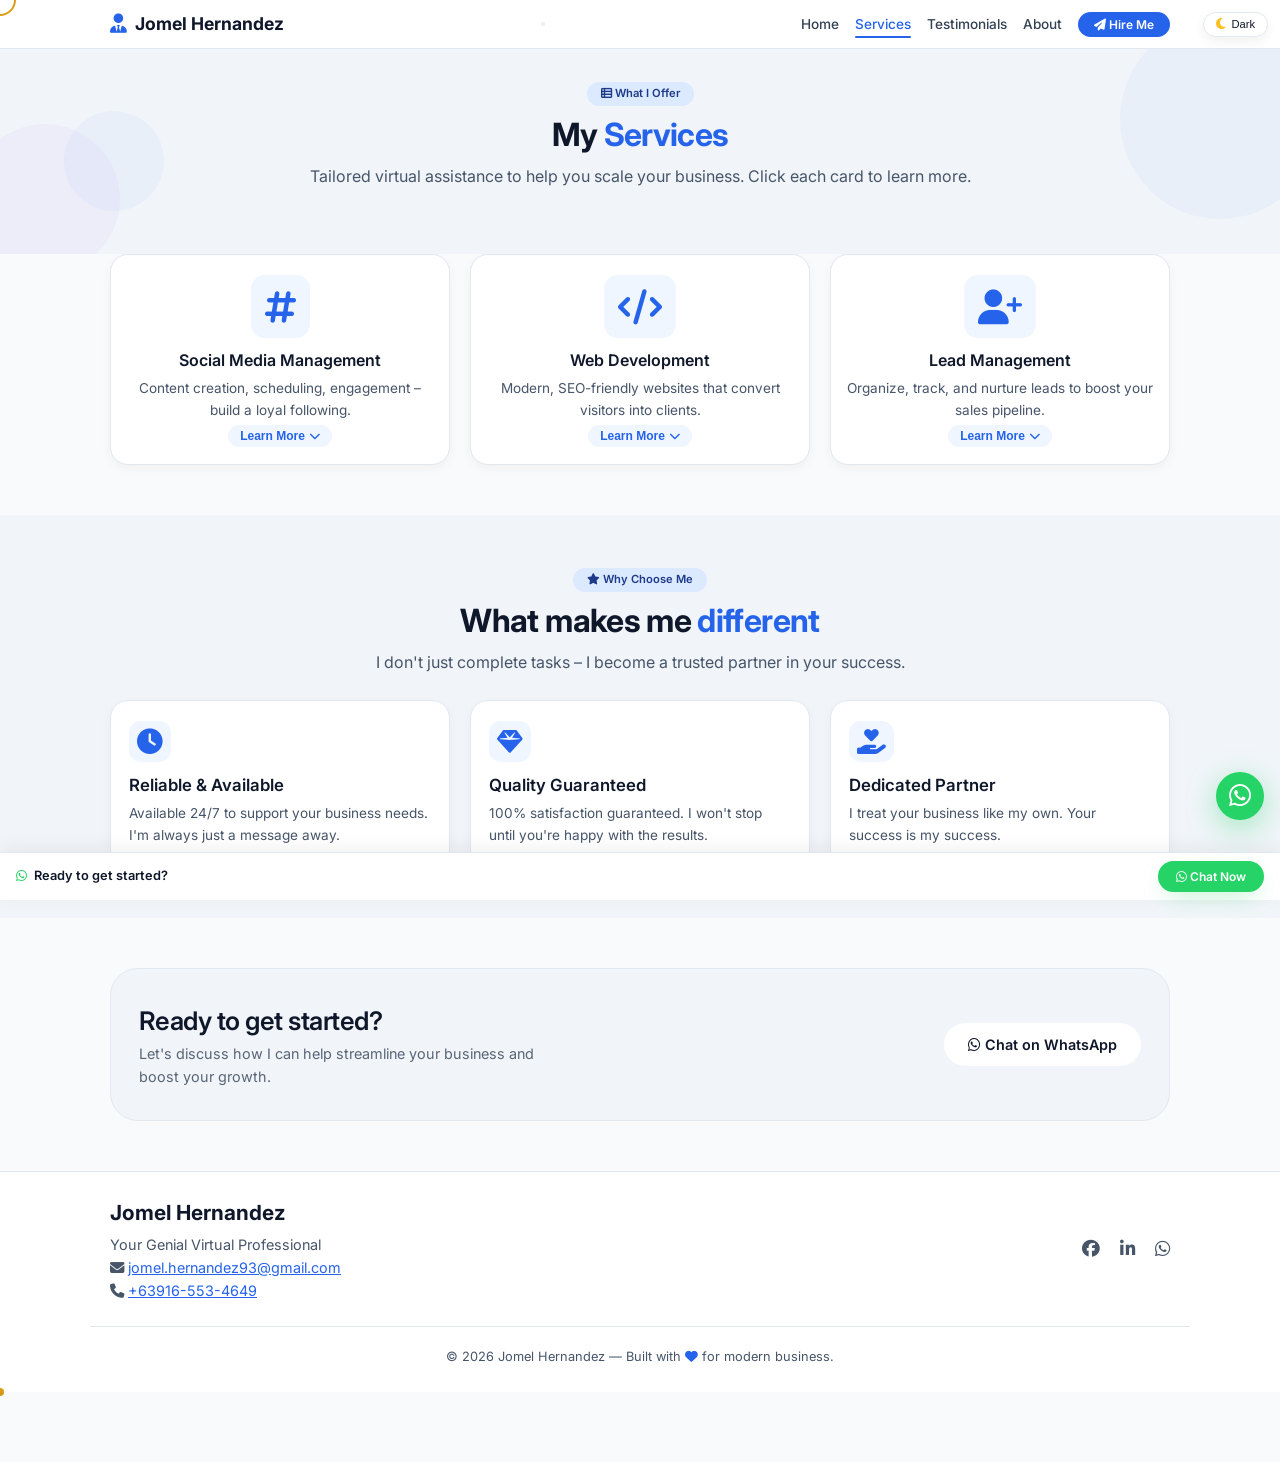
<file: services.html>
<!DOCTYPE html>
<html lang="en">
<head>
  <meta charset="UTF-8">
  <meta name="viewport" content="width=device-width, initial-scale=1.0">
  <title>Services | Jomel Hernandez | Virtual Professional</title>
  <meta name="description" content="Expert virtual assistant services: Administrative Support, Social Media Management, Lead Management, and Web Development.">
  <meta name="keywords" content="virtual assistant services, administrative support, social media management, lead management, web development, VAA">
  <meta property="og:title" content="Services | Jomel Hernandez | Virtual Professional">
  <meta property="og:type" content="website">
  <meta property="og:url" content="https://yourusername.github.io/services.html">
  <meta property="og:description" content="Expert virtual assistant services tailored to your business needs.">
  <meta name="theme-color" content="#0f172a">
  
  <link rel="preconnect" href="https://fonts.googleapis.com">
  <link rel="preconnect" href="https://fonts.gstatic.com" crossorigin>
  <link href="https://fonts.googleapis.com/css2?family=Inter:wght@300;400;500;600;700;800;900&display=swap" rel="stylesheet">
  <link rel="stylesheet" href="https://cdnjs.cloudflare.com/ajax/libs/font-awesome/6.5.0/css/all.min.css">
  <link rel="stylesheet" href="css/style.css">
</head>
<body>

<!-- ===== NAVIGATION ===== -->
<nav class="navbar">
  <div class="container nav-flex">
    <a href="index.html" class="logo"><i class="fas fa-user-tie"></i> Jomel Hernandez</a>
    <button class="hamburger" id="hamburger" aria-label="Toggle menu">
      <span></span><span></span><span></span>
    </button>
    <ul class="nav-links" id="navLinks">
      <li><a href="index.html">Home</a></li>
      <li><a href="services.html" class="active">Services</a></li>
      <li><a href="testimonials.html">Testimonials</a></li>
      <li><a href="about.html">About</a></li>
      <li><a href="contact.html" class="btn-small"><i class="fas fa-paper-plane"></i> Hire Me</a></li>
    </ul>
  </div>
</nav>

<!-- ===== DARK MODE TOGGLE ===== -->
<button class="dark-toggle" id="darkToggle" aria-label="Toggle dark mode">
  <i class="fas fa-moon" id="darkIcon"></i>
  <span id="darkLabel">Dark</span>
</button>

<!-- ===== WHATSAPP FLOATING BUTTON ===== -->
<a href="https://wa.me/639165534649" target="_blank" class="whatsapp-float" aria-label="Chat on WhatsApp">
  <i class="fab fa-whatsapp"></i>
  <span class="tooltip">Chat with me!</span>
</a>

<!-- ===== BACK TO TOP ===== -->
<a href="#top" class="back-to-top" id="backToTop">
  <i class="fas fa-chevron-up"></i>
</a>

<!-- ===== STICKY CTA BAR ===== -->
<div class="sticky-cta" id="stickyCta">
  <span class="cta-text"><i class="fab fa-whatsapp"></i> Ready to get started?</span>
  <a href="https://wa.me/639165534649" target="_blank" class="btn-primary btn-whatsapp"><i class="fab fa-whatsapp"></i> Chat Now</a>
</div>

<!-- ===== SERVICES HERO ===== -->
<section id="top" class="page-hero">
  <div class="parallax-bg"><div class="shape"></div><div class="shape"></div><div class="shape"></div></div>
  <div class="container text-center section-content">
    <span class="badge"><i class="fas fa-th-list"></i> What I Offer</span>
    <h1 class="section-title">My <span>Services</span></h1>
    <p class="section-sub" style="max-width: 700px;">Tailored virtual assistance to help you scale your business. Click each card to learn more.</p>
  </div>
</section>

<!-- ===== SERVICES GRID ===== -->
<section id="services" style="padding-top: 0;">
  <div class="container service-grid">
    
    <!-- Service 1: Social Media -->
    <div class="service-card fade-in">
      <div class="icon-top"><i class="fas fa-hashtag"></i></div>
      <div class="content">
        <h4>Social Media Management</h4>
        <p class="preview-text">Content creation, scheduling, engagement – build a loyal following.</p>
        <button class="fold-toggle" data-target="fold1"><span>Learn More</span> <i class="fas fa-chevron-down"></i></button>
        <div class="fold-content" id="fold1">
          <ul>
            <li><i class="fas fa-check-circle"></i> Strategy development &amp; planning</li>
            <li><i class="fas fa-check-circle"></i> Content creation (graphics, captions, stories)</li>
            <li><i class="fas fa-check-circle"></i> Posting &amp; scheduling at optimal times</li>
            <li><i class="fas fa-check-circle"></i> Community management &amp; engagement</li>
            <li><i class="fas fa-check-circle"></i> Analytics &amp; performance reporting</li>
            <li><i class="fas fa-check-circle"></i> Paid social media advertising</li>
          </ul>
          <a href="contact.html" class="btn-primary" style="margin-top: 12px; padding: 10px 24px; font-size: 0.9rem;"><i class="fas fa-arrow-right"></i> Get started</a>
        </div>
      </div>
    </div>

    <!-- Service 2: Web Development -->
    <div class="service-card fade-in">
      <div class="icon-top"><i class="fas fa-code"></i></div>
      <div class="content">
        <h4>Web Development</h4>
        <p class="preview-text">Modern, SEO-friendly websites that convert visitors into clients.</p>
        <button class="fold-toggle" data-target="fold2"><span>Learn More</span> <i class="fas fa-chevron-down"></i></button>
        <div class="fold-content" id="fold2">
          <ul>
            <li><i class="fas fa-check-circle"></i> High-quality pixel-perfect design</li>
            <li><i class="fas fa-check-circle"></i> Fully editable content</li>
            <li><i class="fas fa-check-circle"></i> Device-friendly responsive design</li>
            <li><i class="fas fa-check-circle"></i> Compatible with all browsers</li>
            <li><i class="fas fa-check-circle"></i> WordPress &amp; Elementor Pro</li>
            <li><i class="fas fa-check-circle"></i> Unlimited revisions to meet your needs</li>
          </ul>
          <a href="contact.html" class="btn-primary" style="margin-top: 12px; padding: 10px 24px; font-size: 0.9rem;"><i class="fas fa-arrow-right"></i> Get started</a>
        </div>
      </div>
    </div>

    <!-- Service 3: Lead Management -->
    <div class="service-card fade-in">
      <div class="icon-top"><i class="fas fa-user-plus"></i></div>
      <div class="content">
        <h4>Lead Management</h4>
        <p class="preview-text">Organize, track, and nurture leads to boost your sales pipeline.</p>
        <button class="fold-toggle" data-target="fold3"><span>Learn More</span> <i class="fas fa-chevron-down"></i></button>
        <div class="fold-content" id="fold3">
          <ul>
            <li><i class="fas fa-check-circle"></i> Custom CRM solutions tailored to your business</li>
            <li><i class="fas fa-check-circle"></i> Business analysis &amp; process mapping</li>
            <li><i class="fas fa-check-circle"></i> Lead tracking &amp; nurturing</li>
            <li><i class="fas fa-check-circle"></i> Process automation &amp; workflow optimization</li>
            <li><i class="fas fa-check-circle"></i> Sales pipeline management</li>
            <li><i class="fas fa-check-circle"></i> Integration with existing tools</li>
          </ul>
          <a href="contact.html" class="btn-primary" style="margin-top: 12px; padding: 10px 24px; font-size: 0.9rem;"><i class="fas fa-arrow-right"></i> Get started</a>
        </div>
      </div>
    </div>

  </div>
</section>

<!-- ===== WHY CHOOSE ME ===== -->
<section id="why-choose">
  <div class="container text-center fade-in">
    <span class="badge"><i class="fas fa-star"></i> Why Choose Me</span>
    <h2 class="section-title">What makes me <span>different</span></h2>
    <p class="section-sub">I don't just complete tasks – I become a trusted partner in your success.</p>
  </div>
  <div class="container features-grid" style="margin-top: 20px;">
    <div class="card fade-in"><i class="fas fa-clock"></i><h3>Reliable &amp; Available</h3><p>Available 24/7 to support your business needs. I'm always just a message away.</p></div>
    <div class="card fade-in"><i class="fas fa-gem"></i><h3>Quality Guaranteed</h3><p>100% satisfaction guaranteed. I won't stop until you're happy with the results.</p></div>
    <div class="card fade-in"><i class="fas fa-hand-holding-heart"></i><h3>Dedicated Partner</h3><p>I treat your business like my own. Your success is my success.</p></div>
  </div>
</section>

<!-- ===== CTA ===== -->
<section id="contact-cta">
  <div class="container fade-in">
    <div class="cta-box">
      <div><h2>Ready to get started?</h2><p>Let's discuss how I can help streamline your business and boost your growth.</p></div>
      <div><a href="https://wa.me/639165534649" target="_blank" class="btn-primary btn-whatsapp"><i class="fab fa-whatsapp"></i> Chat on WhatsApp</a></div>
    </div>
  </div>
</section>

<!-- ===== FOOTER ===== -->
<footer>
  <div class="container footer-flex">
    <div>
      <span style="font-weight: 700; font-size: 1.3rem;">Jomel Hernandez</span>
      <p style="color: var(--text-muted); font-size: 0.9rem; margin-top: 4px;">Your Genial Virtual Professional</p>
      <p style="color: var(--text-muted); font-size: 0.9rem;"><i class="fas fa-envelope"></i> <a href="mailto:jomel.hernandez93@gmail.com" style="color: #2563eb;">jomel.hernandez93@gmail.com</a></p>
      <p style="color: var(--text-muted); font-size: 0.9rem;"><i class="fas fa-phone"></i> <a href="tel:+639165534649" style="color: #2563eb;">+63916-553-4649</a></p>
    </div>
    <div class="footer-social">
      <a href="https://www.facebook.com/jomel.hernandezVA/" target="_blank" aria-label="Facebook"><i class="fab fa-facebook"></i></a>
      <a href="https://www.linkedin.com/in/jomel-hernandez-79330814a/" target="_blank" aria-label="LinkedIn"><i class="fab fa-linkedin-in"></i></a>
      <a href="https://wa.me/639165534649" target="_blank" aria-label="WhatsApp"><i class="fab fa-whatsapp"></i></a>
    </div>
  </div>
  <div class="container" style="border-top: 1px solid var(--border-color); margin-top: 24px; padding-top: 20px; text-align: center; color: var(--text-muted); font-size: 0.8rem;">
    © 2026 Jomel Hernandez — Built with <i class="fas fa-heart" style="color: #2563eb;"></i> for modern business.
  </div>
</footer>

<script src="js/main.js"></script>
</body>
</html>
</file>
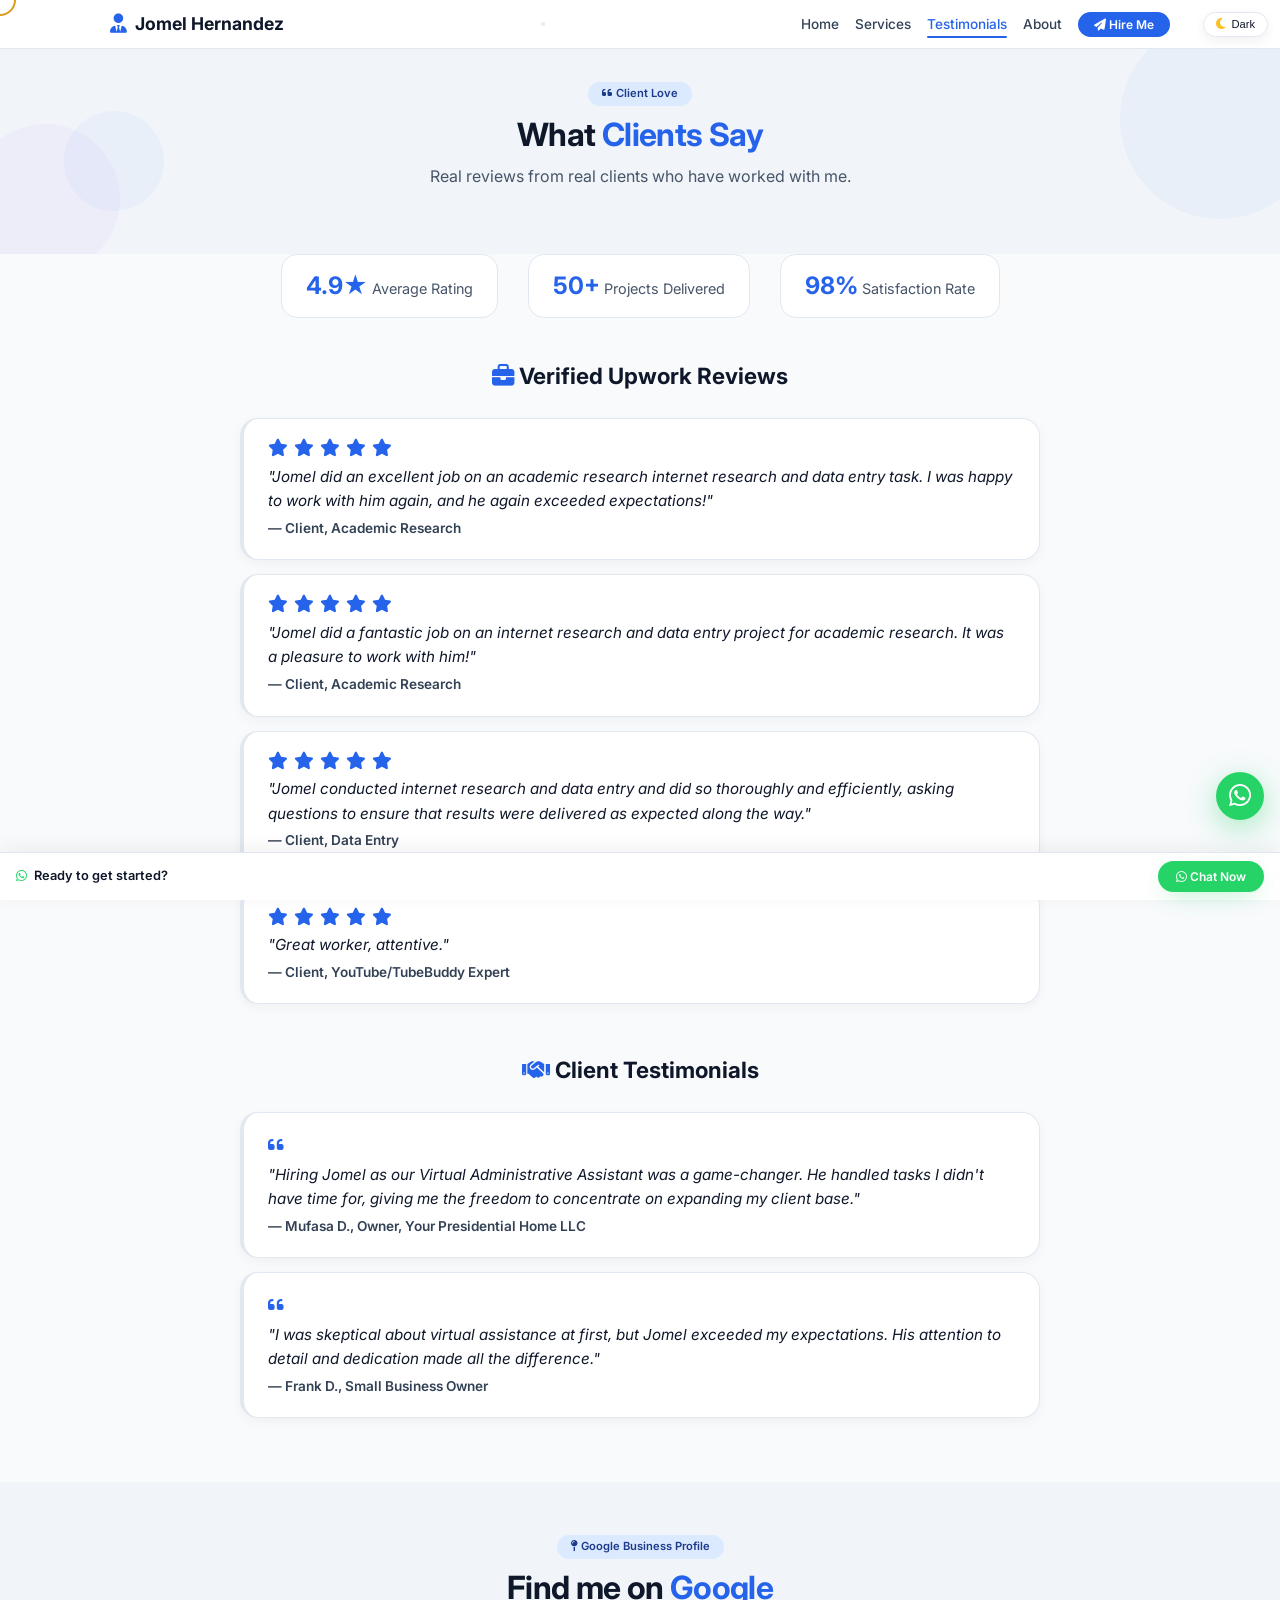
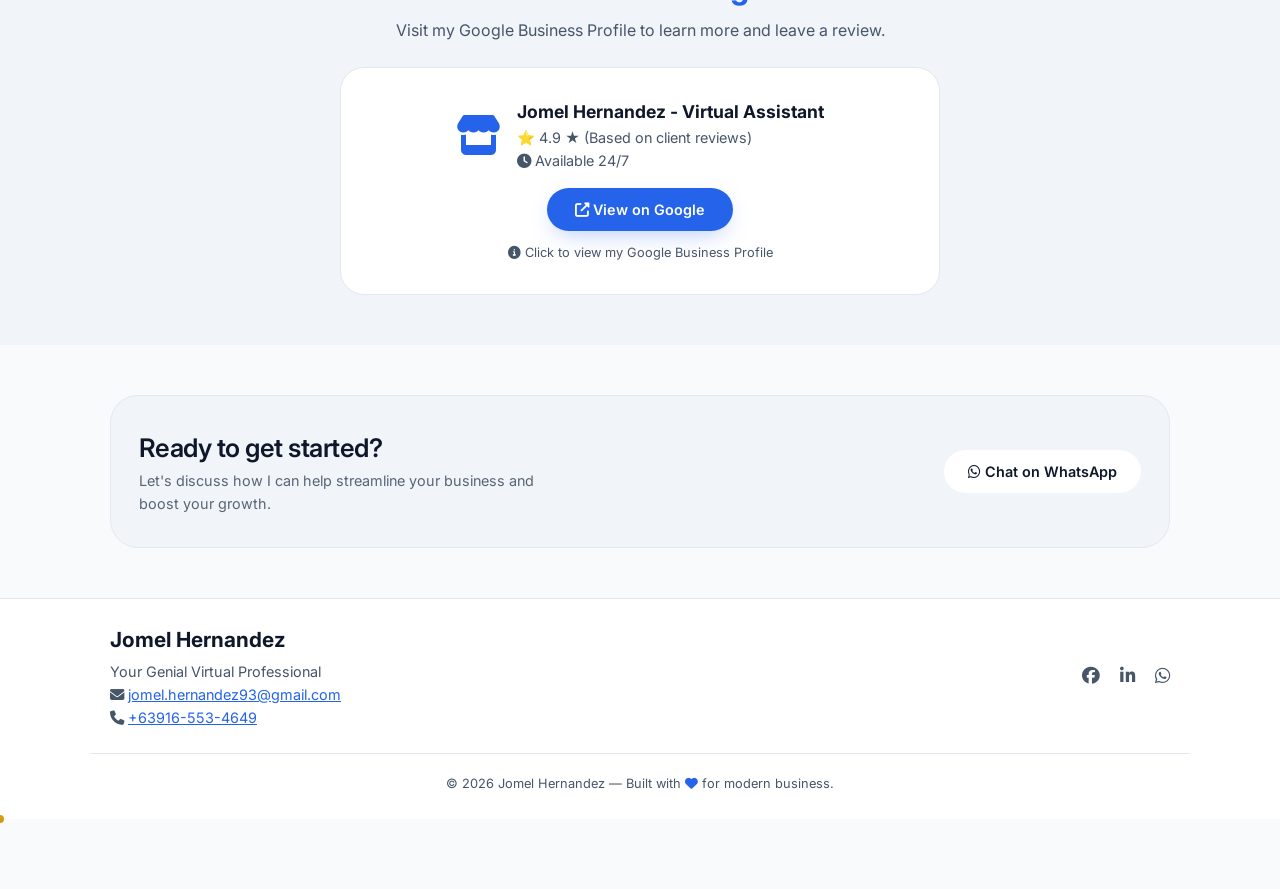
<file: testimonials.html>
<!DOCTYPE html>
<html lang="en">
<head>
  <meta charset="UTF-8">
  <meta name="viewport" content="width=device-width, initial-scale=1.0">
  <title>Testimonials | Jomel Hernandez | Virtual Professional</title>
  
  <!-- SEO Meta -->
  <meta name="description" content="Client testimonials and reviews for Jomel Hernandez, Virtual Administrative Assistant. See what clients say about his services.">
  <meta name="keywords" content="virtual assistant reviews, client testimonials, VAA reviews, Upwork reviews, Jomel Hernandez">
  <meta property="og:title" content="Testimonials | Jomel Hernandez | Virtual Professional">
  <meta property="og:type" content="website">
  <meta property="og:url" content="https://yourusername.github.io/testimonials.html">
  <meta property="og:description" content="Real client testimonials and reviews for Jomel Hernandez.">
  <meta name="theme-color" content="#0f172a">
  
  <!-- Google Fonts & Icons -->
  <link rel="preconnect" href="https://fonts.googleapis.com">
  <link rel="preconnect" href="https://fonts.gstatic.com" crossorigin>
  <link href="https://fonts.googleapis.com/css2?family=Inter:wght@300;400;500;600;700;800;900&display=swap" rel="stylesheet">
  <link rel="stylesheet" href="https://cdnjs.cloudflare.com/ajax/libs/font-awesome/6.5.0/css/all.min.css">
  
  <!-- Shared Styles -->
  <link rel="stylesheet" href="css/style.css">
</head>
<body>

<!-- ===== DARK MODE TOGGLE ===== -->
<button class="dark-toggle" id="darkToggle" aria-label="Toggle dark mode">
  <i class="fas fa-moon" id="darkIcon"></i>
  <span id="darkLabel">Dark</span>
</button>

<!-- ===== NAVIGATION ===== -->
<nav class="navbar">
  <div class="container nav-flex">
    <a href="index.html" class="logo"><i class="fas fa-user-tie"></i> Jomel Hernandez</a>
    <button class="hamburger" id="hamburger" aria-label="Toggle menu">
      <span></span><span></span><span></span>
    </button>
    <ul class="nav-links" id="navLinks">
      <li><a href="index.html">Home</a></li>
      <li><a href="services.html">Services</a></li>
      <li><a href="testimonials.html" class="active">Testimonials</a></li>
      <li><a href="about.html">About</a></li>
      <li><a href="contact.html" class="btn-small"><i class="fas fa-paper-plane"></i> Hire Me</a></li>
    </ul>
  </div>
</nav>

<!-- ===== WHATSAPP FLOATING BUTTON ===== -->
<a href="https://wa.me/639165534649" target="_blank" class="whatsapp-float" aria-label="Chat on WhatsApp">
  <i class="fab fa-whatsapp"></i>
  <span class="tooltip">Chat with me!</span>
</a>

<!-- ===== BACK TO TOP ===== -->
<a href="#top" class="back-to-top" id="backToTop">
  <i class="fas fa-chevron-up"></i>
</a>

<!-- ===== STICKY CTA BAR ===== -->
<div class="sticky-cta" id="stickyCta">
  <span class="cta-text">
    <i class="fab fa-whatsapp"></i> Ready to get started?
  </span>
  <a href="https://wa.me/639165534649" target="_blank" class="btn-primary btn-whatsapp">
    <i class="fab fa-whatsapp"></i> Chat Now
  </a>
</div>

<!-- ============================================================ -->
<!-- TESTIMONIALS HERO -->
<!-- ============================================================ -->
<section id="top" class="page-hero">
  <div class="parallax-bg">
    <div class="shape"></div>
    <div class="shape"></div>
    <div class="shape"></div>
  </div>
  <div class="container text-center section-content">
    <span class="badge"><i class="fas fa-quote-left"></i> Client Love</span>
    <h1 class="section-title">What <span>Clients Say</span></h1>
    <p class="section-sub" style="max-width: 700px;">Real reviews from real clients who have worked with me.</p>
  </div>
</section>

<!-- ============================================================ -->
<!-- TESTIMONIALS -->
<!-- ============================================================ -->
<section id="testimonials" style="padding-top: 0;">
  <div class="container">
    
    <!-- Trust Badge -->
    <div style="text-align: center; margin-bottom: 40px;">
      <div style="display: inline-flex; gap: 30px; flex-wrap: wrap; justify-content: center;">
        <div style="background: var(--bg-white); padding: 12px 24px; border-radius: 16px; border: 1px solid var(--border-color);">
          <span style="font-size: 1.5rem; font-weight: 700; color: #2563eb;">4.9★</span>
          <span style="color: var(--text-muted); font-size: 0.9rem;"> Average Rating</span>
        </div>
        <div style="background: var(--bg-white); padding: 12px 24px; border-radius: 16px; border: 1px solid var(--border-color);">
          <span style="font-size: 1.5rem; font-weight: 700; color: #2563eb;">50+</span>
          <span style="color: var(--text-muted); font-size: 0.9rem;"> Projects Delivered</span>
        </div>
        <div style="background: var(--bg-white); padding: 12px 24px; border-radius: 16px; border: 1px solid var(--border-color);">
          <span style="font-size: 1.5rem; font-weight: 700; color: #2563eb;">98%</span>
          <span style="color: var(--text-muted); font-size: 0.9rem;"> Satisfaction Rate</span>
        </div>
      </div>
    </div>

    <!-- Upwork Reviews -->
    <h3 style="text-align: center; margin-bottom: 24px; color: var(--text-primary); font-size: 1.4rem;">
      <i class="fas fa-briefcase" style="color: #2563eb;"></i> Verified Upwork Reviews
    </h3>

    <div class="testimonial-card fade-in">
      <div class="stars"><i class="fas fa-star"></i><i class="fas fa-star"></i><i class="fas fa-star"></i><i class="fas fa-star"></i><i class="fas fa-star"></i></div>
      <p>"Jomel did an excellent job on an academic research internet research and data entry task. I was happy to work with him again, and he again exceeded expectations!"</p>
      <div class="author">— Client, Academic Research</div>
    </div>

    <div class="testimonial-card fade-in">
      <div class="stars"><i class="fas fa-star"></i><i class="fas fa-star"></i><i class="fas fa-star"></i><i class="fas fa-star"></i><i class="fas fa-star"></i></div>
      <p>"Jomel did a fantastic job on an internet research and data entry project for academic research. It was a pleasure to work with him!"</p>
      <div class="author">— Client, Academic Research</div>
    </div>

    <div class="testimonial-card fade-in">
      <div class="stars"><i class="fas fa-star"></i><i class="fas fa-star"></i><i class="fas fa-star"></i><i class="fas fa-star"></i><i class="fas fa-star"></i></div>
      <p>"Jomel conducted internet research and data entry and did so thoroughly and efficiently, asking questions to ensure that results were delivered as expected along the way."</p>
      <div class="author">— Client, Data Entry</div>
    </div>

    <div class="testimonial-card fade-in">
      <div class="stars"><i class="fas fa-star"></i><i class="fas fa-star"></i><i class="fas fa-star"></i><i class="fas fa-star"></i><i class="fas fa-star"></i></div>
      <p>"Great worker, attentive."</p>
      <div class="author">— Client, YouTube/TubeBuddy Expert</div>
    </div>

    <!-- Client Testimonials -->
    <h3 style="text-align: center; margin: 48px 0 24px; color: var(--text-primary); font-size: 1.4rem;">
      <i class="fas fa-handshake" style="color: #2563eb;"></i> Client Testimonials
    </h3>

    <div class="testimonial-card fade-in">
      <i class="fas fa-quote-left"></i>
      <p>"Hiring Jomel as our Virtual Administrative Assistant was a game-changer. He handled tasks I didn't have time for, giving me the freedom to concentrate on expanding my client base."</p>
      <div class="author">— Mufasa D., Owner, Your Presidential Home LLC</div>
    </div>

    <div class="testimonial-card fade-in">
      <i class="fas fa-quote-left"></i>
      <p>"I was skeptical about virtual assistance at first, but Jomel exceeded my expectations. His attention to detail and dedication made all the difference."</p>
      <div class="author">— Frank D., Small Business Owner</div>
    </div>

  </div>
</section>

<!-- ============================================================ -->
<!-- GMB PROFILE SECTION -->
<!-- ============================================================ -->
<section id="gmb">
  <div class="container text-center fade-in">
    <span class="badge"><i class="fas fa-map-pin"></i> Google Business Profile</span>
    <h2 class="section-title">Find me on <span>Google</span></h2>
    <p class="section-sub" style="max-width: 600px;">Visit my Google Business Profile to learn more and leave a review.</p>
    
    <div style="background: var(--bg-white); border-radius: 24px; padding: 30px; max-width: 600px; margin: 0 auto; border: 1px solid var(--border-color);">
      <div style="display: flex; align-items: center; gap: 16px; justify-content: center; flex-wrap: wrap;">
        <i class="fas fa-store" style="font-size: 2.5rem; color: #2563eb;"></i>
        <div style="text-align: left;">
          <h4 style="font-size: 1.1rem; color: var(--text-primary);">Jomel Hernandez - Virtual Assistant</h4>
          <p style="color: var(--text-muted); font-size: 0.9rem;">⭐ 4.9 ★ (Based on client reviews)</p>
          <p style="color: var(--text-muted); font-size: 0.9rem;"><i class="fas fa-clock"></i> Available 24/7</p>
        </div>
      </div>
      <a href="#" target="_blank" class="btn-primary" style="margin-top: 16px; padding: 10px 28px; font-size: 0.9rem;">
        <i class="fas fa-external-link-alt"></i> View on Google
      </a>
      <p style="margin-top: 12px; font-size: 0.8rem; color: var(--text-muted);">
        <i class="fas fa-info-circle"></i> Click to view my Google Business Profile
      </p>
    </div>
  </div>
</section>

<!-- ============================================================ -->
<!-- CTA SECTION -->
<!-- ============================================================ -->
<section id="contact-cta">
  <div class="container fade-in">
    <div class="cta-box">
      <div>
        <h2>Ready to get started?</h2>
        <p>Let's discuss how I can help streamline your business and boost your growth.</p>
      </div>
      <div>
        <a href="https://wa.me/639165534649" target="_blank" class="btn-primary btn-whatsapp"><i class="fab fa-whatsapp"></i> Chat on WhatsApp</a>
      </div>
    </div>
  </div>
</section>

<!-- ============================================================ -->
<!-- FOOTER -->
<!-- ============================================================ -->
<footer>
  <div class="container footer-flex">
    <div>
      <span style="font-weight: 700; font-size: 1.3rem;">Jomel Hernandez</span>
      <p style="color: var(--text-muted); font-size: 0.9rem; margin-top: 4px;">Your Genial Virtual Professional</p>
      <p style="color: var(--text-muted); font-size: 0.9rem;"><i class="fas fa-envelope"></i> <a href="mailto:jomel.hernandez93@gmail.com" style="color: #2563eb;">jomel.hernandez93@gmail.com</a></p>
      <p style="color: var(--text-muted); font-size: 0.9rem;"><i class="fas fa-phone"></i> <a href="tel:+639165534649" style="color: #2563eb;">+63916-553-4649</a></p>
    </div>
    <div class="footer-social">
      <a href="https://www.facebook.com/jomel.hernandezVA/" target="_blank" aria-label="Facebook"><i class="fab fa-facebook"></i></a>
      <a href="https://www.linkedin.com/in/jomel-hernandez-79330814a/" target="_blank" aria-label="LinkedIn"><i class="fab fa-linkedin-in"></i></a>
      <a href="https://wa.me/639165534649" target="_blank" aria-label="WhatsApp"><i class="fab fa-whatsapp"></i></a>
    </div>
  </div>
  <div class="container" style="border-top: 1px solid var(--border-color); margin-top: 24px; padding-top: 20px; text-align: center; color: var(--text-muted); font-size: 0.8rem;">
    © 2026 Jomel Hernandez — Built with <i class="fas fa-heart" style="color: #2563eb;"></i> for modern business.
  </div>
</footer>

<!-- Shared JavaScript -->
<script src="js/main.js"></script>
</body>
</html>
</file>
<file: css/style.css>
/* ===== ROOT VARIABLES ===== */
:root {
  --bg-primary: #f8fafc;
  --bg-secondary: #f1f5f9;
  --bg-white: #ffffff;
  --text-primary: #0f172a;
  --text-secondary: #334155;
  --text-muted: #475569;
  --border-color: #e2e8f0;
  --card-shadow: 0 4px 12px rgba(0,0,0,0.04);
  --nav-bg: rgba(255,255,255,0.95);
  --icon-bg: #eff6ff;
  --badge-bg: #dbeafe;
  --badge-text: #1e3a8a;
  --whatsapp: #25D366;
  --cursor-color: #2563eb;
  --transition: 0.3s ease;
}

[data-theme="dark"] {
  --bg-primary: #0f172a;
  --bg-secondary: #1e293b;
  --bg-white: #1e293b;
  --text-primary: #f1f5f9;
  --text-secondary: #cbd5e1;
  --text-muted: #94a3b8;
  --border-color: #334155;
  --card-shadow: 0 4px 12px rgba(0,0,0,0.3);
  --nav-bg: rgba(15,23,42,0.95);
  --icon-bg: #1e293b;
  --badge-bg: #1e3a8a;
  --badge-text: #dbeafe;
  --cursor-color: #60a5fa;
}

/* ===== CUSTOM CURSOR ===== */
* {
  cursor: none;
}
.cursor-dot {
  width: 8px;
  height: 8px;
  background: var(--cursor-color);
  border-radius: 50%;
  position: fixed;
  pointer-events: none;
  z-index: 10000;
  transition: transform 0.1s ease, width 0.2s, height 0.2s;
  transform: translate(-50%, -50%);
  mix-blend-mode: difference;
}
.cursor-ring {
  width: 32px;
  height: 32px;
  border: 2px solid var(--cursor-color);
  border-radius: 50%;
  position: fixed;
  pointer-events: none;
  z-index: 9999;
  transition: transform 0.2s ease, width 0.3s, height 0.3s, border-color 0.3s;
  transform: translate(-50%, -50%);
  mix-blend-mode: difference;
}
.cursor-ring.hover {
  width: 50px;
  height: 50px;
  border-color: var(--cursor-color);
  background: rgba(37,99,235,0.08);
}
@media (max-width: 768px) {
  * { cursor: auto; }
  .cursor-dot, .cursor-ring { display: none; }
}

/* ===== RESET & BASE ===== */
* {
  margin: 0;
  padding: 0;
  box-sizing: border-box;
}
html {
  scroll-behavior: smooth;
}
body {
  font-family: 'Inter', sans-serif;
  background: var(--bg-primary);
  color: var(--text-primary);
  line-height: 1.6;
  overflow-x: hidden;
  transition: background 0.4s ease, color 0.4s ease;
  padding-bottom: 70px; /* Space for sticky CTA */
}
.container {
  max-width: 1100px;
  margin: 0 auto;
  padding: 0 20px;
}
section {
  padding: 50px 0;
  /* REMOVED min-height: 100vh - no more huge gaps! */
  position: relative;
  overflow: hidden;
  background: var(--bg-primary);
  transition: background 0.4s ease;
}
section:nth-child(even) {
  background: var(--bg-secondary);
}
section:nth-child(odd) {
  background: var(--bg-primary);
}

/* ===== NAVIGATION (FIXED - VISIBLE ON ALL PAGES) ===== */
.navbar {
  position: sticky;
  top: 0;
  z-index: 100;
  background: var(--nav-bg);
  backdrop-filter: blur(12px);
  border-bottom: 1px solid var(--border-color);
  padding: 10px 0;
  transition: background 0.4s, border-color 0.4s;
  display: block;
  width: 100%;
}
.nav-flex {
  display: flex;
  align-items: center;
  justify-content: space-between;
  flex-wrap: wrap;
  gap: 10px;
}
.logo {
  font-weight: 700;
  font-size: 1.1rem;
  color: var(--text-primary);
  text-decoration: none;
  display: flex;
  align-items: center;
  gap: 8px;
}
.logo i {
  color: #2563eb;
  font-size: 1.2rem;
}
.nav-links {
  list-style: none;
  display: flex;
  gap: 16px;
  align-items: center;
  flex-wrap: wrap;
  margin: 0;
  padding: 0;
}
.nav-links li {
  display: inline-block;
}
.nav-links a {
  text-decoration: none;
  color: var(--text-secondary);
  font-weight: 500;
  font-size: 0.85rem;
  transition: 0.2s;
  padding: 4px 0;
  position: relative;
}
.nav-links a:hover,
.nav-links a.active {
  color: #2563eb;
}
.nav-links a.active::after {
  content: '';
  position: absolute;
  bottom: -2px;
  left: 0;
  right: 0;
  height: 2px;
  background: #2563eb;
  border-radius: 2px;
}
.nav-links .btn-small {
  background: #2563eb;
  color: #fff !important;
  padding: 5px 16px;
  border-radius: 50px;
  font-weight: 600;
  font-size: 0.75rem;
}
.nav-links .btn-small:hover {
  background: #1d4ed8;
  color: #fff !important;
}
.nav-links .btn-small.active {
  background: #1d4ed8;
  color: #fff !important;
}
.nav-links .btn-small.active::after {
  display: none;
}
@media (max-width: 700px) {
  .nav-flex {
    flex-direction: column;
    gap: 8px;
  }
  .nav-links {
    justify-content: center;
    gap: 12px;
  }
  .nav-links a {
    font-size: 0.75rem;
  }
  .logo {
    font-size: 1rem;
  }
}

/* ===== DARK MODE TOGGLE ===== */
.dark-toggle {
  position: fixed;
  top: 12px;
  right: 12px;
  z-index: 1000;
  background: var(--nav-bg);
  border: 1px solid var(--border-color);
  border-radius: 50px;
  padding: 5px 12px;
  display: flex;
  align-items: center;
  gap: 5px;
  cursor: pointer;
  transition: all 0.3s ease;
  backdrop-filter: blur(12px);
  box-shadow: 0 4px 12px rgba(0,0,0,0.06);
  color: var(--text-primary);
  font-size: 0.7rem;
  font-weight: 500;
}
.dark-toggle:hover {
  transform: scale(1.04);
}
.dark-toggle i {
  font-size: 0.8rem;
  transition: 0.3s;
}
.dark-toggle .fa-moon { color: #fbbf24; }
.dark-toggle .fa-sun { color: #f59e0b; }

/* ===== FLOATING NAVIGATION ===== */
.floating-nav {
  position: fixed;
  right: 12px;
  top: 50%;
  transform: translateY(-50%);
  z-index: 999;
  display: flex;
  flex-direction: column;
  gap: 10px;
  background: var(--nav-bg);
  backdrop-filter: blur(12px);
  padding: 12px 8px;
  border-radius: 30px;
  box-shadow: 0 8px 32px rgba(0,0,0,0.08);
  border: 1px solid var(--border-color);
  transition: background 0.4s, border-color 0.4s;
}
.floating-nav a {
  display: block;
  width: 10px;
  height: 10px;
  border-radius: 50%;
  background: var(--border-color);
  transition: all 0.3s ease;
  text-decoration: none;
  position: relative;
}
.floating-nav a:hover,
.floating-nav a.active {
  background: #2563eb;
  transform: scale(1.3);
}
.floating-nav a .tooltip {
  position: absolute;
  right: 20px;
  top: 50%;
  transform: translateY(-50%);
  background: var(--text-primary);
  color: var(--bg-primary);
  padding: 2px 8px;
  border-radius: 4px;
  font-size: 0.6rem;
  font-weight: 500;
  white-space: nowrap;
  opacity: 0;
  pointer-events: none;
  transition: opacity 0.3s ease;
}
.floating-nav a:hover .tooltip {
  opacity: 1;
}
@media (max-width: 700px) {
  .floating-nav {
    display: none;
  }
}

/* ===== WHATSAPP FLOATING BUTTON ===== */
.whatsapp-float {
  position: fixed;
  bottom: 80px;
  right: 16px;
  z-index: 999;
  background: #25D366;
  color: #fff;
  width: 48px;
  height: 48px;
  border-radius: 50%;
  display: flex;
  align-items: center;
  justify-content: center;
  font-size: 1.6rem;
  text-decoration: none;
  box-shadow: 0 8px 30px rgba(37, 211, 102, 0.4);
  transition: all 0.3s ease;
  animation: pulse 2s infinite;
}
.whatsapp-float:hover {
  transform: scale(1.1) translateY(-4px);
  box-shadow: 0 14px 40px rgba(37, 211, 102, 0.5);
}
.whatsapp-float .tooltip {
  position: absolute;
  right: 56px;
  background: var(--text-primary);
  color: var(--bg-primary);
  padding: 4px 10px;
  border-radius: 6px;
  font-size: 0.7rem;
  font-weight: 500;
  white-space: nowrap;
  opacity: 0;
  pointer-events: none;
  transition: opacity 0.3s ease;
}
.whatsapp-float:hover .tooltip {
  opacity: 1;
}
@keyframes pulse {
  0%, 100% { box-shadow: 0 8px 30px rgba(37, 211, 102, 0.4); }
  50% { box-shadow: 0 8px 50px rgba(37, 211, 102, 0.6); }
}

/* ===== BACK TO TOP ===== */
.back-to-top {
  position: fixed;
  bottom: 80px;
  right: 72px;
  z-index: 999;
  background: #2563eb;
  color: #fff;
  width: 38px;
  height: 38px;
  border-radius: 50%;
  display: flex;
  align-items: center;
  justify-content: center;
  font-size: 0.9rem;
  text-decoration: none;
  box-shadow: 0 8px 24px rgba(37, 99, 235, 0.35);
  transition: all 0.3s ease;
  opacity: 0;
  transform: translateY(20px);
  pointer-events: none;
}
.back-to-top.visible {
  opacity: 1;
  transform: translateY(0);
  pointer-events: auto;
}
.back-to-top:hover {
  background: #1d4ed8;
  transform: translateY(-4px);
}
@media (max-width: 700px) {
  .back-to-top {
    right: 16px;
    bottom: 76px;
    width: 34px;
    height: 34px;
    font-size: 0.8rem;
  }
}

/* ===== STICKY CTA BAR ===== */
.sticky-cta {
  position: fixed;
  bottom: 0;
  left: 0;
  right: 0;
  z-index: 998;
  background: var(--bg-white);
  border-top: 1px solid var(--border-color);
  padding: 8px 16px;
  display: flex;
  align-items: center;
  justify-content: space-between;
  flex-wrap: wrap;
  gap: 8px;
  transition: all 0.4s ease;
  box-shadow: 0 -4px 20px rgba(0,0,0,0.06);
  backdrop-filter: blur(12px);
}
.sticky-cta .cta-text {
  font-weight: 600;
  font-size: 0.8rem;
  color: var(--text-primary);
}
.sticky-cta .cta-text i {
  color: #25D366;
  margin-right: 4px;
}
.sticky-cta .btn-primary {
  padding: 6px 18px;
  font-size: 0.75rem;
}
@media (max-width: 600px) {
  .sticky-cta {
    justify-content: center;
    padding: 6px 12px;
    gap: 4px;
  }
  .sticky-cta .cta-text {
    font-size: 0.7rem;
  }
  .sticky-cta .btn-primary {
    padding: 4px 14px;
    font-size: 0.7rem;
  }
}

/* ===== BUTTONS ===== */
.btn-primary {
  display: inline-block;
  background: #2563eb;
  color: #fff;
  font-weight: 600;
  padding: 10px 24px;
  border-radius: 50px;
  transition: all 0.3s ease;
  border: none;
  cursor: pointer;
  font-size: 0.9rem;
  text-decoration: none;
  box-shadow: 0 8px 24px -8px rgba(37, 99, 235, 0.4);
}
.btn-primary:hover {
  background: #1d4ed8;
  transform: translateY(-3px);
  box-shadow: 0 14px 32px -8px rgba(37, 99, 235, 0.5);
}
.btn-outline {
  background: transparent;
  color: var(--text-primary);
  border: 2px solid var(--border-color);
  box-shadow: none;
}
.btn-outline:hover {
  background: var(--bg-secondary);
  border-color: #94a3b8;
}
.btn-whatsapp {
  background: #25D366;
  box-shadow: 0 8px 24px -8px rgba(37, 211, 102, 0.4);
}
.btn-whatsapp:hover {
  background: #1da851;
  box-shadow: 0 14px 32px -8px rgba(37, 211, 102, 0.5);
}

/* ===== PARALLAX LAYERS ===== */
.parallax-bg {
  position: absolute;
  top: 0;
  left: 0;
  width: 100%;
  height: 100%;
  z-index: 0;
  pointer-events: none;
  overflow: hidden;
}
.parallax-bg .shape {
  position: absolute;
  border-radius: 50%;
  opacity: 0.04;
  transition: background 0.4s;
}
[data-theme="dark"] .parallax-bg .shape {
  opacity: 0.08;
}
.parallax-bg .shape:nth-child(1) {
  width: 200px;
  height: 200px;
  background: #2563eb;
  top: -30px;
  right: -40px;
  animation: float 8s ease-in-out infinite;
}
.parallax-bg .shape:nth-child(2) {
  width: 150px;
  height: 150px;
  background: #7c3aed;
  bottom: -20px;
  left: -30px;
  animation: float 6s ease-in-out infinite reverse;
}
.parallax-bg .shape:nth-child(3) {
  width: 100px;
  height: 100px;
  background: #2563eb;
  top: 30%;
  left: 5%;
  animation: float 10s ease-in-out infinite 2s;
}
@keyframes float {
  0%, 100% { transform: translate(0, 0) scale(1); }
  50% { transform: translate(10px, -15px) scale(1.05); }
}

/* ===== HERO ===== */
.hero-section {
  background: linear-gradient(145deg, var(--bg-primary) 0%, var(--bg-secondary) 100%);
  padding: 30px 0 50px;
  transition: background 0.4s;
}
.hero-grid {
  display: grid;
  grid-template-columns: 1fr 1fr;
  gap: 30px;
  align-items: center;
}
.hero h1 {
  font-size: 2.8rem;
  font-weight: 900;
  line-height: 1.1;
  letter-spacing: -0.03em;
  margin-bottom: 12px;
  color: var(--text-primary);
}
.hero h1 span {
  background: linear-gradient(135deg, #2563eb, #7c3aed);
  -webkit-background-clip: text;
  -webkit-text-fill-color: transparent;
}
.hero p {
  font-size: 1rem;
  color: var(--text-secondary);
  margin-bottom: 20px;
  max-width: 480px;
}
.hero-stats {
  display: flex;
  gap: 24px;
  margin-top: 20px;
}
.stat-number {
  font-size: 1.6rem;
  font-weight: 700;
  color: var(--text-primary);
}
.stat-label {
  color: var(--text-muted);
  font-size: 0.8rem;
}
.hero-icons {
  display: flex;
  flex-wrap: wrap;
  justify-content: center;
  gap: 10px;
}
.hero-icons .icon-box {
  width: 50px;
  height: 50px;
  background: var(--bg-white);
  border-radius: 14px;
  display: flex;
  align-items: center;
  justify-content: center;
  font-size: 1.4rem;
  color: #2563eb;
  box-shadow: var(--card-shadow);
  transition: 0.3s;
  border: 1px solid var(--border-color);
}
.hero-icons .icon-box:hover {
  transform: translateY(-4px) scale(1.04);
  box-shadow: 0 12px 30px rgba(0,0,0,0.08);
}
.badge {
  background: var(--badge-bg);
  color: var(--badge-text);
  padding: 3px 14px;
  border-radius: 40px;
  font-size: 0.7rem;
  font-weight: 600;
  display: inline-block;
  margin-bottom: 10px;
  transition: background 0.4s, color 0.4s;
}
@media (max-width: 992px) {
  .hero-grid {
    grid-template-columns: 1fr;
    text-align: center;
  }
  .hero p {
    margin-left: auto;
    margin-right: auto;
  }
  .hero-stats {
    justify-content: center;
  }
}
@media (max-width: 700px) {
  .hero h1 {
    font-size: 2rem;
  }
  .hero-icons .icon-box {
    width: 42px;
    height: 42px;
    font-size: 1.1rem;
  }
  .hero-stats {
    gap: 16px;
  }
  .stat-number {
    font-size: 1.3rem;
  }
  section {
    padding: 30px 0;
  }
}

/* ===== SECTION TITLES ===== */
.section-title {
  font-size: 2rem;
  font-weight: 700;
  letter-spacing: -0.02em;
  line-height: 1.2;
  margin-bottom: 10px;
  color: var(--text-primary);
}
.section-title span {
  color: #2563eb;
}
.section-sub {
  font-size: 1rem;
  color: var(--text-muted);
  max-width: 600px;
  margin: 0 auto 24px;
}
.text-center {
  text-align: center;
}

/* ===== CARDS ===== */
.features-grid {
  display: grid;
  grid-template-columns: repeat(3, 1fr);
  gap: 20px;
}
.card {
  background: var(--bg-white);
  padding: 20px 18px;
  border-radius: 18px;
  border: 1px solid var(--border-color);
  transition: all 0.3s ease;
  box-shadow: var(--card-shadow);
  cursor: default;
}
.card:hover {
  transform: translateY(-4px);
  border-color: #dbeafe;
  box-shadow: 0 12px 28px -10px rgba(37, 99, 235, 0.1);
}
.card i {
  font-size: 1.6rem;
  color: #2563eb;
  background: var(--icon-bg);
  padding: 8px;
  border-radius: 12px;
  margin-bottom: 10px;
  transition: background 0.4s;
}
.card h3 {
  font-size: 1.05rem;
  font-weight: 600;
  margin-bottom: 4px;
  color: var(--text-primary);
}
.card p {
  color: var(--text-muted);
  font-size: 0.85rem;
}
@media (max-width: 992px) {
  .features-grid {
    grid-template-columns: repeat(2, 1fr);
  }
}
@media (max-width: 700px) {
  .features-grid {
    grid-template-columns: 1fr;
  }
}

/* ===== SKILLS PROGRESS BARS ===== */
.skills-grid {
  display: grid;
  grid-template-columns: 1fr 1fr;
  gap: 18px 30px;
  max-width: 800px;
  margin: 0 auto;
}
.skill-item {
  display: flex;
  flex-direction: column;
  gap: 3px;
}
.skill-item .skill-label {
  display: flex;
  justify-content: space-between;
  font-weight: 500;
  font-size: 0.85rem;
  color: var(--text-primary);
}
.skill-item .skill-bar {
  width: 100%;
  height: 5px;
  background: var(--border-color);
  border-radius: 10px;
  overflow: hidden;
  transition: background 0.4s;
}
.skill-item .skill-bar .fill {
  height: 100%;
  border-radius: 10px;
  background: linear-gradient(90deg, #2563eb, #7c3aed);
  transition: width 1.2s ease;
  width: 0;
}
.skill-item .skill-bar .fill.animated {
  width: var(--target);
}
@media (max-width: 700px) {
  .skills-grid {
    grid-template-columns: 1fr;
    gap: 14px;
  }
}

/* ===== SERVICE CARDS ===== */
.service-grid {
  display: grid;
  grid-template-columns: repeat(3, 1fr);
  gap: 20px;
}
.service-card {
  background: var(--bg-white);
  border-radius: 18px;
  overflow: hidden;
  border: 1px solid var(--border-color);
  transition: 0.3s;
  box-shadow: var(--card-shadow);
}
.service-card:hover {
  transform: translateY(-4px);
  box-shadow: 0 12px 28px -10px rgba(0,0,0,0.08);
}
.service-card .icon-top {
  padding: 20px 16px 0;
  text-align: center;
}
.service-card .icon-top i {
  font-size: 2.2rem;
  color: #2563eb;
  background: var(--icon-bg);
  padding: 14px;
  border-radius: 14px;
  transition: background 0.4s;
}
.service-card .content {
  padding: 10px 16px 16px;
  text-align: center;
}
.service-card h4 {
  font-size: 1rem;
  font-weight: 600;
  margin-bottom: 4px;
  color: var(--text-primary);
}
.service-card .preview-text {
  color: var(--text-muted);
  font-size: 0.85rem;
}
.service-card .fold-toggle {
  background: none;
  border: none;
  color: #2563eb;
  font-weight: 600;
  cursor: pointer;
  padding: 4px 12px;
  border-radius: 30px;
  transition: 0.3s;
  font-size: 0.75rem;
  display: inline-flex;
  align-items: center;
  gap: 4px;
  background: var(--icon-bg);
  margin-top: 4px;
}
.service-card .fold-toggle:hover {
  background: var(--badge-bg);
}
.service-card .fold-toggle i {
  transition: 0.3s;
  font-size: 0.7rem;
  background: none;
  padding: 0;
  color: #2563eb;
}
.service-card .fold-toggle.open i {
  transform: rotate(180deg);
}
.service-card .fold-content {
  max-height: 0;
  overflow: hidden;
  transition: max-height 0.5s ease, opacity 0.4s ease, padding 0.3s ease;
  opacity: 0;
  padding: 0 16px;
}
.service-card .fold-content.open {
  max-height: 400px;
  opacity: 1;
  padding: 0 16px 16px;
}
.service-card .fold-content ul {
  list-style: none;
  padding: 0;
  text-align: left;
}
.service-card .fold-content ul li {
  padding: 3px 0;
  font-size: 0.8rem;
  color: var(--text-muted);
  display: flex;
  align-items: center;
  gap: 6px;
}
.service-card .fold-content ul li i {
  color: #2563eb;
  font-size: 0.7rem;
  background: none;
  padding: 0;
}
@media (max-width: 992px) {
  .service-grid {
    grid-template-columns: repeat(2, 1fr);
  }
}
@media (max-width: 700px) {
  .service-grid {
    grid-template-columns: 1fr;
  }
}

/* ===== TESTIMONIALS ===== */
.testimonial-card {
  background: var(--bg-white);
  border-radius: 18px;
  padding: 20px 24px;
  border-left: 4px solid #2563eb;
  box-shadow: var(--card-shadow);
  margin-bottom: 14px;
  max-width: 800px;
  margin-left: auto;
  margin-right: auto;
  border: 1px solid var(--border-color);
  border-left-width: 4px;
}
.testimonial-card i {
  color: #2563eb;
  font-size: 1.1rem;
  margin-right: 4px;
}
.testimonial-card p {
  font-size: 0.95rem;
  font-style: italic;
  margin: 4px 0;
  color: var(--text-primary);
}
.testimonial-card .author {
  font-weight: 600;
  font-style: normal;
  margin-top: 4px;
  color: var(--text-secondary);
  font-size: 0.85rem;
}
.testimonial-card .stars {
  color: #f59e0b;
  letter-spacing: 2px;
  font-size: 0.85rem;
}

/* ===== PAGE HERO (for subpages) ===== */
.page-hero {
  padding: 30px 0 40px;
  background: linear-gradient(145deg, var(--bg-primary) 0%, var(--bg-secondary) 100%);
  transition: background 0.4s;
}

/* ===== ABOUT PAGE ===== */
.about-grid {
  display: grid;
  grid-template-columns: 1fr 1fr;
  gap: 30px;
  align-items: center;
}
@media (max-width: 700px) {
  .about-grid {
    grid-template-columns: 1fr;
    text-align: center;
  }
}

/* ===== CTA BOX ===== */
.cta-box {
  background: var(--bg-secondary);
  border: 1px solid var(--border-color);
  border-radius: 28px;
  padding: 32px 28px;
  display: flex;
  flex-wrap: wrap;
  align-items: center;
  justify-content: space-between;
  gap: 20px;
  transition: background 0.4s, border-color 0.4s;
}
.cta-box h2 {
  font-size: 1.6rem;
  font-weight: 600;
  letter-spacing: -0.02em;
  color: var(--text-primary);
}
.cta-box p {
  opacity: 0.8;
  max-width: 400px;
  color: var(--text-secondary);
  font-size: 0.9rem;
}
.cta-box .btn-primary {
  background: white;
  color: #0f172a;
  box-shadow: 0 8px 24px rgba(255,255,255,0.1);
}
.cta-box .btn-primary:hover {
  background: #e2e8f0;
  transform: scale(1.02);
}
[data-theme="dark"] .cta-box .btn-primary {
  background: #2563eb;
  color: #fff;
}
[data-theme="dark"] .cta-box .btn-primary:hover {
  background: #1d4ed8;
}
@media (max-width: 700px) {
  .cta-box {
    flex-direction: column;
    text-align: center;
    padding: 24px 18px;
    border-radius: 20px;
  }
  .cta-box h2 {
    font-size: 1.3rem;
  }
}

/* ===== CONTACT PAGE ===== */
.contact-card {
  transition: 0.3s;
}
.contact-card:hover {
  transform: translateY(-4px);
}
.whatsapp-card {
  transition: 0.3s;
}
.whatsapp-card:hover {
  transform: scale(1.01);
}

/* ===== FAQ ACCORDION ===== */
.faq-grid {
  max-width: 800px;
  margin: 0 auto;
  display: flex;
  flex-direction: column;
  gap: 8px;
}
.faq-item {
  background: var(--bg-white);
  border-radius: 12px;
  border: 1px solid var(--border-color);
  overflow: hidden;
  transition: 0.3s;
}
.faq-item:hover {
  border-color: #2563eb;
}
.faq-question {
  width: 100%;
  padding: 12px 16px;
  background: none;
  border: none;
  font-size: 0.9rem;
  font-weight: 600;
  color: var(--text-primary);
  cursor: pointer;
  display: flex;
  justify-content: space-between;
  align-items: center;
  gap: 10px;
  text-align: left;
  font-family: inherit;
  transition: 0.3s;
}
.faq-question:hover {
  color: #2563eb;
}
.faq-question i {
  font-size: 0.9rem;
  color: #2563eb;
  transition: 0.3s;
  flex-shrink: 0;
}
.faq-question.open i {
  transform: rotate(180deg);
}
.faq-answer {
  max-height: 0;
  overflow: hidden;
  transition: max-height 0.4s ease, padding 0.3s ease;
  padding: 0 16px;
  color: var(--text-muted);
  font-size: 0.85rem;
}
.faq-answer.open {
  max-height: 300px;
  padding: 0 16px 14px;
}

/* ===== FOOTER ===== */
footer {
  background: var(--bg-white);
  border-top: 1px solid var(--border-color);
  padding: 24px 0;
  transition: background 0.4s, border-color 0.4s;
}
.footer-flex {
  display: flex;
  flex-wrap: wrap;
  justify-content: space-between;
  align-items: center;
}
.footer-social a {
  color: var(--text-muted);
  margin-left: 16px;
  font-size: 1.1rem;
  transition: 0.2s;
}
.footer-social a:hover {
  color: #2563eb;
}
@media (max-width: 700px) {
  .footer-flex {
    flex-direction: column;
    gap: 12px;
    text-align: center;
  }
  .footer-social a {
    margin: 0 8px;
  }
}

/* ===== SCROLL ANIMATION ===== */
.fade-in {
  opacity: 0;
  transform: translateY(20px);
  transition: all 0.6s ease;
}
.fade-in.visible {
  opacity: 1;
  transform: translateY(0);
}
</file>
